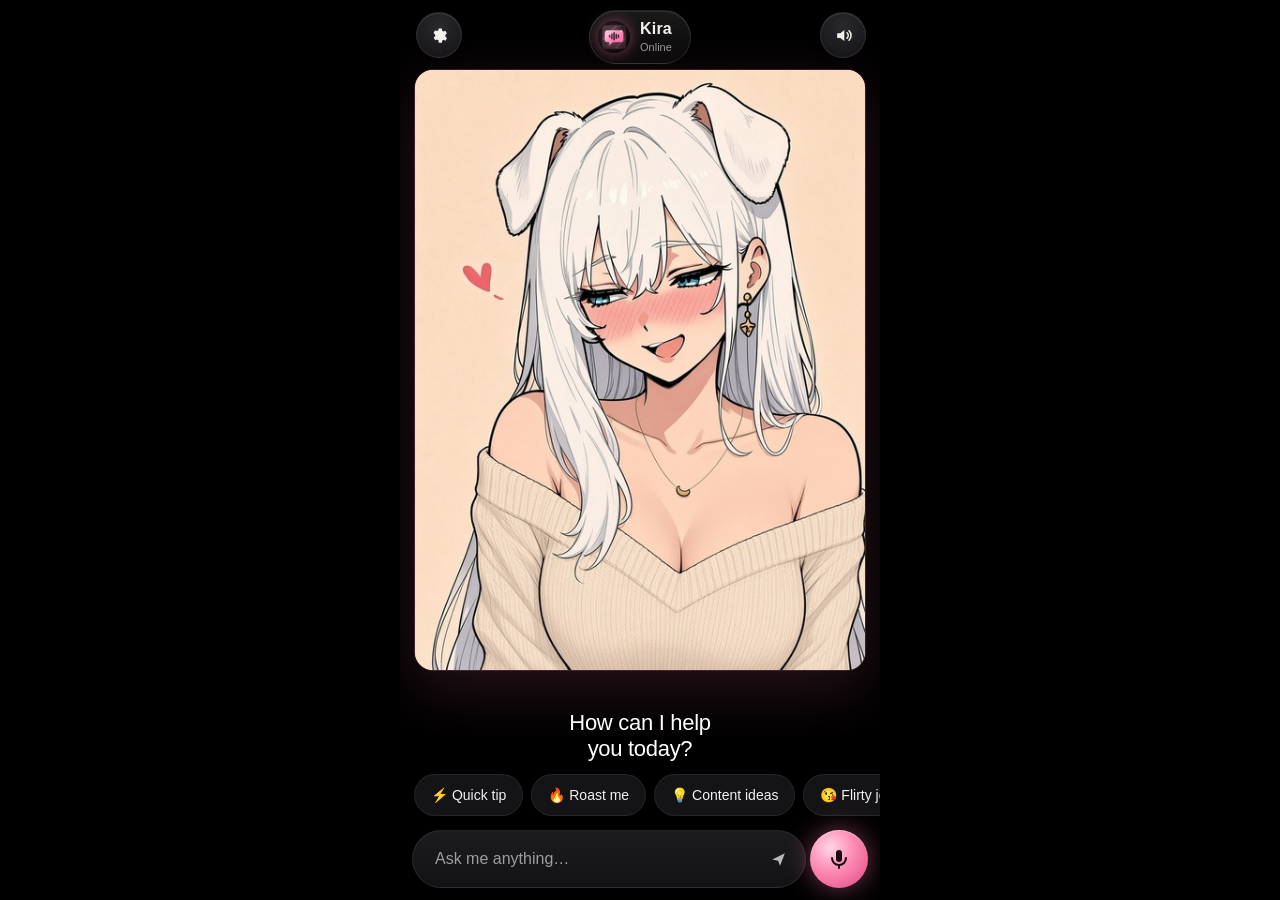
<file: index.html>
<!doctype html>
<html lang="en">
<head>
<meta charset="utf-8">
<meta http-equiv="Cache-Control" content="no-cache">
<meta name="viewport" content="width=device-width, initial-scale=1, viewport-fit=cover, maximum-scale=1, user-scalable=no">
<title>Kira</title>
<meta name="theme-color" content="#000000">
<meta name="apple-mobile-web-app-capable" content="yes">
<meta name="mobile-web-app-capable" content="yes">
<meta name="apple-mobile-web-app-status-bar-style" content="black-translucent">
<meta name="apple-mobile-web-app-title" content="Kira">
<link rel="apple-touch-icon" href="assets/icon-180.png?v=85">
<link rel="icon" href="assets/icon-192.png?v=85">
<link rel="manifest" href="manifest.webmanifest?v=85">
<link rel="stylesheet" href="css/style.css?v=85">
<link rel="preload" as="image" href="assets/kira/poster.jpg?v=85">
</head>
<body>
<div id="app">
  <div id="stage" class="kira-stage" aria-label="Kira behind the glass. Tap to tease her.">
    <img class="kira-poster" src="assets/kira/poster.jpg?v=85" alt="">
    <video class="kira-v on" src="assets/kira/idle.mp4?v=85" poster="assets/kira/poster.jpg?v=85" muted autoplay loop playsinline webkit-playsinline preload="auto" disablepictureinpicture></video>
    <video class="kira-v" muted playsinline webkit-playsinline preload="none" disablepictureinpicture></video>
  </div>

  <header class="top">
    <div class="brand">
      <span class="dot" id="statusDot"><img src="assets/icon-192.png?v=85" alt=""></span>
      <div>
        <div class="name" id="botName">Kira</div>
        <div class="status" id="statusText">Online</div>
      </div>
    </div>
    <div class="actions">
      <span class="chip" id="modeChip">Demo</span>
      <button class="icon-btn lang" id="langBtn" aria-label="Language">EN</button>
      <button class="icon-btn" id="muteBtn" aria-label="Mute voice">
        <svg viewBox="0 0 24 24" class="ic-on"><path d="M4 9v6h4l5 4V5L8 9H4z"/><path d="M16.5 8.5a5 5 0 0 1 0 7M19 6a8.5 8.5 0 0 1 0 12" fill="none" stroke="currentColor" stroke-width="2" stroke-linecap="round"/></svg>
        <svg viewBox="0 0 24 24" class="ic-off"><path d="M4 9v6h4l5 4V5L8 9H4z"/><path d="M17 9l5 6M22 9l-5 6" fill="none" stroke="currentColor" stroke-width="2" stroke-linecap="round"/></svg>
      </button>
      <button class="icon-btn" id="settingsBtn" aria-label="Settings">
        <svg viewBox="0 0 24 24"><path d="M12 15.5A3.5 3.5 0 1 0 12 8.5a3.5 3.5 0 0 0 0 7zm7.4-2.5a7.6 7.6 0 0 0 0-2l2-1.6-2-3.4-2.4 1a7.4 7.4 0 0 0-1.7-1L15 3h-4l-.4 2.5a7.4 7.4 0 0 0-1.7 1l-2.4-1-2 3.4L6.6 11a7.6 7.6 0 0 0 0 2l-2 1.6 2 3.4 2.4-1a7.4 7.4 0 0 0 1.7 1L11 21h4l.4-2.5a7.4 7.4 0 0 0 1.7-1l2.4 1 2-3.4-2.1-1.6z"/></svg>
      </button>
    </div>
  </header>

  <div class="dl-pill" id="dlPill" hidden></div>
  <button type="button" class="key-nudge" id="keyNudge" hidden>🔑 Paste your Gemini key in ⚙️ for the natural AI voice</button>
  <div class="hint" id="hint">Tap me · drag to spin</div>

  <div class="greet"><div class="g-hi">Hi, I'm Kira 😘</div><h1>How can I help<br>you today?</h1></div>
  <div class="chips" aria-label="Suggestions">
    <button type="button" data-q="Give me a quick productivity tip">⚡ Quick tip</button>
    <button type="button" data-q="Roast my morning routine: coffee, scroll, panic">🔥 Roast me</button>
    <button type="button" data-q="Give me Instagram content ideas for interior design">💡 Content ideas</button>
    <button type="button" data-q="Tell me a flirty joke">😘 Flirty joke</button>
    <button type="button" data-q="Help me plan my day">🗓 Plan my day</button>
  </div>
  <div class="subtitle" id="subtitle"><span class="sub-name">Kira</span><p id="subText"></p></div>

  <section class="chat">
    <div class="log" id="log" aria-live="polite"></div>
    <form class="composer" id="composer" autocomplete="off">
      <button type="button" class="mic" id="micBtn" aria-label="Talk">
        <svg viewBox="0 0 24 24"><rect x="9" y="3" width="6" height="12" rx="3"/><path d="M5 11a7 7 0 0 0 14 0M12 18v3" fill="none" stroke="currentColor" stroke-width="2" stroke-linecap="round"/></svg>
      </button>
      <input id="input" type="text" enterkeyhint="send" placeholder="Ask me anything…" aria-label="Message">
      <button type="submit" class="send" id="sendBtn" aria-label="Send">
        <svg viewBox="0 0 24 24"><path d="M4 12l16-8-6 16-2.5-6.5L4 12z"/></svg>
      </button>
    </form>
  </section>

  <div class="sheet-backdrop" id="sheetBackdrop" hidden></div>
  <form class="sheet" id="sheet" hidden aria-label="Settings" onsubmit="return false">
    <div class="grab"></div>
    <h2>Settings</h2>
    <label class="field">
      <span>Gemini API key</span>
      <div class="keyrow">
        <input id="keyInput" type="password" autocomplete="new-password" placeholder="Paste your key (AIza…)" autocapitalize="off" autocorrect="off" spellcheck="false">
        <button type="button" class="ghost-btn" id="showKeyBtn">Show</button>
      </div>
      <small>Free key: <a href="https://aistudio.google.com/apikey" target="_blank" rel="noopener">aistudio.google.com/apikey</a>. Saved only on this phone (localStorage), never in the code.</small>
    </label>
    <label class="field">
      <span>Model</span>
      <select id="modelSelect"></select>
    </label>
    <div class="field">
      <span>Voice</span>
      <select id="engineSelect">
        <option value="kokoro">Heart &amp; friends – free, on this phone ★</option>
        <option value="gemini">Gemini AI voice (needs your key)</option>
        <option value="device">iPhone voice (offline)</option>
      </select>
      <div class="keyrow" style="margin-top:8px">
        <select id="kokoroVoiceSelect" aria-label="Free voice"></select>
        <select id="geminiVoiceSelect" aria-label="AI voice" hidden></select>
        <select id="deviceVoiceSelect" aria-label="iPhone voice" hidden></select>
        <button type="button" class="ghost-btn" id="testVoiceBtn">Test</button>
      </div>
      <div class="kokoro-opts" id="kokoroOpts">
        <label class="mini"><span>Model size</span><select id="kModelSelect"></select></label>
        <label class="mini"><span>Engine</span><select id="kDeviceSelect"><option value="auto">Auto (WASM on iPhone)</option><option value="wasm">WASM only (safest)</option><option value="webgpu">WebGPU (experimental)</option></select></label>
        <label class="mini"><span>Audio output</span><select id="aOutSelect"><option value="element">Audio player (works in silent mode) ★</option><option value="webaudio">Web Audio</option></select></label>
        <label class="mini"><span>Playback</span><select id="kModeSelect"><option value="stream">Stream – talks right away</option><option value="gapless">Gapless – smooth, starts later</option></select></label>
        <div class="kbar" id="kBar"><i></i></div>
        <div class="kstatus" id="kStatus"></div>
        <button type="button" class="ghost-btn small" id="kClearBtn">Delete downloaded voice models</button>
      </div>
      <div class="using" id="voiceUsing">Using: …</div>
      <small id="voiceTip">Heart is a free open-source voice (Kokoro) that runs on this phone – no key, no cost. It downloads once (~86 MB) and stays cached. If it isn't ready yet, Kira uses the Gemini voice (if you pasted a key) or the iPhone voice.</small>
    </div>
    <label class="field row">
      <span>Remember chat on this phone</span>
      <input type="checkbox" id="persistChk">
    </label>
    <div class="btnrow">
      <button type="button" class="primary" id="saveBtn">Save</button>
      <button type="button" class="ghost-btn" id="clearKeyBtn">Remove key</button>
      <button type="button" class="ghost-btn" id="clearChatBtn">Clear chat</button>
    </div>
    <p class="fine" id="voiceInfo"></p>
    <p class="fine ver" id="verLabel"></p>
  </form>
</div>
<script type="module" src="js/main.js?v=85"></script>
</body>
</html>
</file>
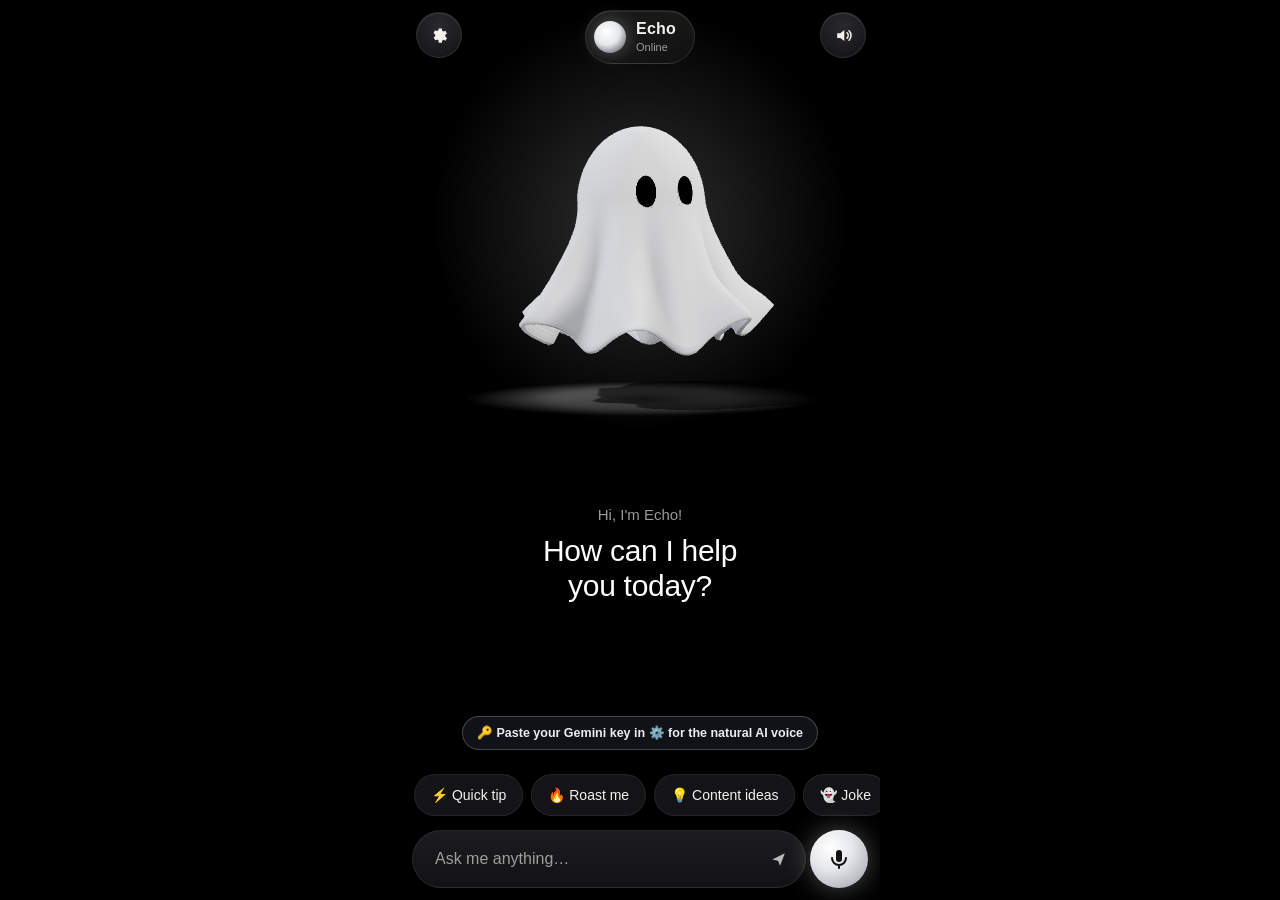
<file: archive/old-root/index.html>
<!doctype html>
<html lang="en">
<head>
<meta charset="utf-8">
<meta name="viewport" content="width=device-width, initial-scale=1, viewport-fit=cover, maximum-scale=1, user-scalable=no">
<title>Echo · 3D Ghost Assistant</title>
<meta name="theme-color" content="#000000">
<meta name="apple-mobile-web-app-capable" content="yes">
<meta name="mobile-web-app-capable" content="yes">
<meta name="apple-mobile-web-app-status-bar-style" content="black-translucent">
<meta name="apple-mobile-web-app-title" content="Echo">
<link rel="apple-touch-icon" href="assets/icon-180.png?v=6">
<link rel="icon" href="assets/icon-192.png?v=6">
<link rel="manifest" href="manifest.webmanifest?v=6">
<link rel="stylesheet" href="css/style.css?v=6">
<script type="importmap">{ "imports": { "three": "./vendor/three.module.js" } }</script>
</head>
<body>
<div id="app">
  <canvas id="scene" aria-label="3D ghost mascot. Tap to say hi, drag to spin."></canvas>

  <header class="top">
    <div class="brand">
      <span class="dot" id="statusDot"></span>
      <div>
        <div class="name" id="botName">Echo</div>
        <div class="status" id="statusText">Online</div>
      </div>
    </div>
    <div class="actions">
      <span class="chip" id="modeChip">Demo</span>
      <button class="icon-btn lang" id="langBtn" aria-label="Language">EN</button>
      <button class="icon-btn" id="muteBtn" aria-label="Mute voice">
        <svg viewBox="0 0 24 24" class="ic-on"><path d="M4 9v6h4l5 4V5L8 9H4z"/><path d="M16.5 8.5a5 5 0 0 1 0 7M19 6a8.5 8.5 0 0 1 0 12" fill="none" stroke="currentColor" stroke-width="2" stroke-linecap="round"/></svg>
        <svg viewBox="0 0 24 24" class="ic-off"><path d="M4 9v6h4l5 4V5L8 9H4z"/><path d="M17 9l5 6M22 9l-5 6" fill="none" stroke="currentColor" stroke-width="2" stroke-linecap="round"/></svg>
      </button>
      <button class="icon-btn" id="settingsBtn" aria-label="Settings">
        <svg viewBox="0 0 24 24"><path d="M12 15.5A3.5 3.5 0 1 0 12 8.5a3.5 3.5 0 0 0 0 7zm7.4-2.5a7.6 7.6 0 0 0 0-2l2-1.6-2-3.4-2.4 1a7.4 7.4 0 0 0-1.7-1L15 3h-4l-.4 2.5a7.4 7.4 0 0 0-1.7 1l-2.4-1-2 3.4L6.6 11a7.6 7.6 0 0 0 0 2l-2 1.6 2 3.4 2.4-1a7.4 7.4 0 0 0 1.7 1L11 21h4l.4-2.5a7.4 7.4 0 0 0 1.7-1l2.4 1 2-3.4-2.1-1.6z"/></svg>
      </button>
    </div>
  </header>

  <button type="button" class="key-nudge" id="keyNudge" hidden>🔑 Paste your Gemini key in ⚙️ for the natural AI voice</button>
  <div class="hint" id="hint">Tap me · drag to spin</div>

  <div class="greet"><div class="g-hi">Hi, I'm Echo!</div><h1>How can I help<br>you today?</h1></div>
  <div class="chips" aria-label="Suggestions">
    <button type="button" data-q="Give me a quick productivity tip">⚡ Quick tip</button>
    <button type="button" data-q="Roast my morning routine: coffee, scroll, panic">🔥 Roast me</button>
    <button type="button" data-q="Give me Instagram content ideas for interior design">💡 Content ideas</button>
    <button type="button" data-q="Tell me a short ghost joke">👻 Joke</button>
    <button type="button" data-q="Help me plan my day">🗓 Plan my day</button>
  </div>
  <div class="subtitle" id="subtitle"><span class="sub-name">Echo</span><p id="subText"></p></div>

  <section class="chat">
    <div class="log" id="log" aria-live="polite"></div>
    <form class="composer" id="composer" autocomplete="off">
      <button type="button" class="mic" id="micBtn" aria-label="Talk">
        <svg viewBox="0 0 24 24"><rect x="9" y="3" width="6" height="12" rx="3"/><path d="M5 11a7 7 0 0 0 14 0M12 18v3" fill="none" stroke="currentColor" stroke-width="2" stroke-linecap="round"/></svg>
      </button>
      <input id="input" type="text" enterkeyhint="send" placeholder="Ask me anything…" aria-label="Message">
      <button type="submit" class="send" id="sendBtn" aria-label="Send">
        <svg viewBox="0 0 24 24"><path d="M4 12l16-8-6 16-2.5-6.5L4 12z"/></svg>
      </button>
    </form>
  </section>

  <div class="sheet-backdrop" id="sheetBackdrop" hidden></div>
  <form class="sheet" id="sheet" hidden aria-label="Settings" onsubmit="return false">
    <div class="grab"></div>
    <h2>Settings</h2>
    <label class="field">
      <span>Gemini API key</span>
      <div class="keyrow">
        <input id="keyInput" type="password" autocomplete="new-password" placeholder="Paste your key (AIza…)" autocapitalize="off" autocorrect="off" spellcheck="false">
        <button type="button" class="ghost-btn" id="showKeyBtn">Show</button>
      </div>
      <small>Free key: <a href="https://aistudio.google.com/apikey" target="_blank" rel="noopener">aistudio.google.com/apikey</a>. Saved only on this phone (localStorage), never in the code.</small>
    </label>
    <label class="field">
      <span>Model</span>
      <select id="modelSelect"></select>
    </label>
    <div class="field">
      <span>Voice</span>
      <select id="engineSelect">
        <option value="gemini">Natural AI voice (Gemini)</option>
        <option value="device">iPhone voice (offline)</option>
      </select>
      <div class="keyrow" style="margin-top:8px">
        <select id="geminiVoiceSelect" aria-label="AI voice"></select>
        <select id="deviceVoiceSelect" aria-label="iPhone voice" hidden></select>
        <button type="button" class="ghost-btn" id="testVoiceBtn">Test</button>
      </div>
      <div class="using" id="voiceUsing">Using: …</div>
      <small id="voiceTip">The AI voice needs your Gemini key; without it Echo uses the iPhone backup voice. The home-screen app keeps its own storage, so paste the key there too. For a more natural iPhone voice, download one in Settings › Accessibility › Spoken Content › Voices (e.g. English › Ava or Zoe “Enhanced/Premium”).</small>
    </div>
    <label class="field row">
      <span>Remember chat on this phone</span>
      <input type="checkbox" id="persistChk">
    </label>
    <div class="btnrow">
      <button type="button" class="primary" id="saveBtn">Save</button>
      <button type="button" class="ghost-btn" id="clearKeyBtn">Remove key</button>
      <button type="button" class="ghost-btn" id="clearChatBtn">Clear chat</button>
    </div>
    <p class="fine" id="voiceInfo"></p>
    <p class="fine ver" id="verLabel"></p>
  </form>
</div>
<script type="module" src="js/main.js?v=6"></script>
</body>
</html>
</file>
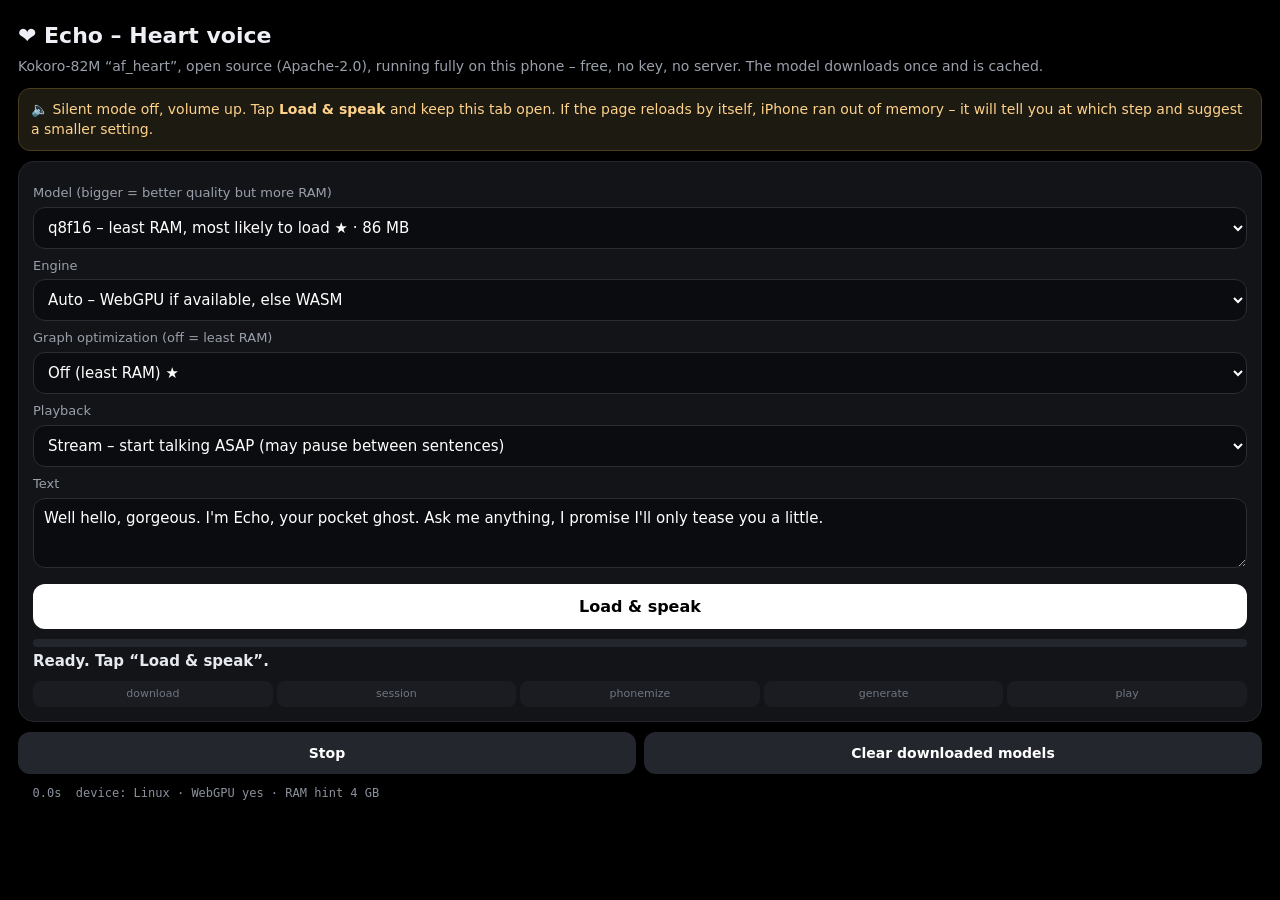
<file: preview/heart.html>
<!doctype html><html lang="en"><head><meta charset="utf-8">
<meta name="viewport" content="width=device-width,initial-scale=1,viewport-fit=cover"><meta name="theme-color" content="#000000">
<title>Echo – Heart voice (Kokoro) on iPhone</title>
<style>
body{margin:0;background:#000;color:#eef0f5;font:16px/1.45 -apple-system,system-ui,sans-serif;padding:calc(env(safe-area-inset-top) + 20px) 18px 40px}
h1{font-size:22px;margin:0 0 4px}p.s{color:#9aa0ab;margin:0 0 12px;font-size:14px}
.note{background:#1d1a12;border:1px solid #4a3d1c;color:#ffd28a;border-radius:12px;padding:10px 12px;font-size:14px;margin-bottom:10px}
.crash{background:#2a1214;border:1px solid #6b2a2f;color:#ffb3b3;border-radius:12px;padding:10px 12px;font-size:14px;margin-bottom:10px}
.card{background:#121418;border:1px solid #23262d;border-radius:16px;padding:14px;margin:10px 0}
label{display:block;font-size:13px;color:#9aa0ab;margin:8px 0 4px}
select,textarea{width:100%;box-sizing:border-box;background:#0b0c0f;color:#fff;border:1px solid #2a2d34;border-radius:12px;padding:10px;font:15px -apple-system,system-ui}
textarea{min-height:70px}
.row{display:flex;gap:8px;margin-top:10px}.row button{flex:1}
button{font:600 16px -apple-system,system-ui;border:0;border-radius:12px;padding:13px 16px;background:#fff;color:#000}
button.sec{background:#23262d;color:#fff;font-size:14px}button:disabled{opacity:.45}
#bar{height:8px;background:#23262d;border-radius:6px;overflow:hidden;margin:10px 0 4px}#bar i{display:block;height:100%;width:0;background:#ff8fb1;transition:width .2s}
#status{font-size:15px;color:#e6e9ef;min-height:1.4em;font-weight:600}#status.err{color:#ff8f8f}
.stages{display:grid;grid-template-columns:repeat(5,1fr);gap:4px;margin-top:8px}
.stages span{font-size:11px;text-align:center;padding:5px 0;border-radius:8px;background:#1a1c21;color:#6f7682}
.stages span.on{background:#3a2a10;color:#ffd28a}.stages span.ok{background:#12301e;color:#7fe0a5}.stages span.bad{background:#3a1416;color:#ff9b9b}
.log{font:12px/1.5 ui-monospace,monospace;color:#8b919c;white-space:pre-wrap;margin-top:10px;word-break:break-word}
</style></head><body>
<h1>❤️ Echo – Heart voice</h1>
<p class="s">Kokoro-82M “af_heart”, open source (Apache-2.0), running fully on this phone – free, no key, no server. The model downloads once and is cached.</p>
<div class="note">🔈 Silent mode off, volume up. Tap <b>Load &amp; speak</b> and keep this tab open. If the page reloads by itself, iPhone ran out of memory – it will tell you at which step and suggest a smaller setting.</div>
<div id="crash" class="crash" hidden></div>
<div class="card">
  <label for="model">Model (bigger = better quality but more RAM)</label>
  <select id="model"></select>
  <label for="device">Engine</label>
  <select id="device">
    <option value="auto">Auto – WebGPU if available, else WASM</option>
    <option value="wasm">WASM only (CPU, safest)</option>
    <option value="webgpu">WebGPU only</option>
  </select>
  <label for="opt">Graph optimization (off = least RAM)</label>
  <select id="opt"><option value="disabled">Off (least RAM) ★</option><option value="basic">Basic</option><option value="all">All (fastest, most RAM)</option></select>
  <label for="mode">Playback</label>
  <select id="mode"><option value="stream">Stream – start talking ASAP (may pause between sentences)</option><option value="gapless">Gapless – generate everything first, then play smoothly</option></select>
  <label for="txt">Text</label>
  <textarea id="txt">Well hello, gorgeous. I'm Echo, your pocket ghost. Ask me anything, I promise I'll only tease you a little.</textarea>
  <div class="row"><button id="go">Load &amp; speak</button></div>
  <div id="bar"><i></i></div>
  <div id="status">Ready. Tap “Load &amp; speak”.</div>
  <div class="stages"><span data-s="download">download</span><span data-s="session">session</span><span data-s="phonemize">phonemize</span><span data-s="generate">generate</span><span data-s="play">play</span></div>
</div>
<div class="row"><button class="sec" id="stop">Stop</button><button class="sec" id="clear">Clear downloaded models</button></div>
<div class="log" id="log"></div>
<script>
window.__errs = [];
function showErr(m) { var s = document.getElementById('status'); s.className = 'err'; s.textContent = 'Error: ' + m; document.getElementById('log').textContent += 'ERROR ' + m + '\n'; window.__errs.push(m); }
addEventListener('error', function (e) { showErr((e.message || 'script error') + (e.filename ? ' @ ' + e.filename.split('/').pop() : '')); });
addEventListener('unhandledrejection', function (e) { showErr(String(e.reason && e.reason.message || e.reason)); });
setTimeout(function () { if (!window.__heartLoaded) showErr('voice script did not load (old iOS or blocked CDN). iOS ' + (navigator.userAgent.match(/OS (\d+_\d+)/) || [, '?'])[1]); }, 15000);
</script>
<script type="module">
import { Heart, MODELS, chunks, isCached, clearCache } from './heart.js?v=2';
window.__heartLoaded = true;
const $ = (id) => document.getElementById(id);
const T0 = performance.now(), ts = () => ((performance.now() - T0) / 1000).toFixed(1).padStart(5);
const log = (s) => { $('log').textContent += `${ts()}s  ${s}\n`; };
const status = (s, err) => { $('status').className = err ? 'err' : ''; $('status').textContent = s; };
const ORDER = ['download', 'session', 'phonemize', 'generate', 'play'];
const mark = (st, cls) => { const el = document.querySelector(`[data-s="${st === 'engine' ? 'session' : st}"]`); if (el) el.className = cls; };
let curStage = null;
// crash breadcrumbs: iOS kills the tab on OOM and reloads it – remember where we were
const BC = 'echo.heart.stage';
const crumb = (stage) => { try { localStorage.setItem(BC, JSON.stringify({ stage, model: $('model').value, device: $('device').value, opt: $('opt').value, t: Date.now() })); } catch {} };
const clearCrumb = () => { try { localStorage.removeItem(BC); } catch {} };
function onStage(st, msg) {
  if (curStage && curStage !== st) mark(curStage, 'ok');
  curStage = st; mark(st, 'on'); crumb(st);
  status(`${st}: ${msg}`); log(`[${st}] ${msg}`);
}
const memo = JSON.parse(localStorage.getItem('echo.heart.prefs') || '{}');
for (const m of MODELS) { const o = document.createElement('option'); o.value = m.id; o.textContent = `${m.label} · ${m.mb} MB`; $('model').appendChild(o); }
$('model').value = memo.model || 'q8f16'; $('device').value = memo.device || 'auto'; $('opt').value = memo.opt || 'disabled'; $('mode').value = memo.mode || 'stream';
if (!navigator.gpu) $('device').options[0].textContent = 'Auto – WASM (no WebGPU in this browser)';
(async () => { for (const o of $('model').options) { const m = MODELS.find(x => x.id === o.value); if (await isCached(m.file)) o.textContent += ' · downloaded ✓'; } })();
// previous crash?
try {
  const c = JSON.parse(localStorage.getItem(BC) || 'null');
  if (c && Date.now() - c.t < 30 * 60e3) {
    const m = MODELS.find(x => x.id === c.model) || MODELS[0];
    let tip = '';
    if (c.device !== 'wasm' && navigator.gpu) { $('device').value = 'wasm'; tip = 'Switched engine to WASM only. '; }
    else { const smaller = MODELS.filter(x => x.mb < m.mb).sort((a, b) => b.mb - a.mb)[0]; if (smaller) { $('model').value = smaller.id; tip = `Switched to the smaller ${smaller.id} model. `; } }
    if (c.opt !== 'disabled') { $('opt').value = 'disabled'; tip += 'Graph optimization set to Off. '; }
    $('crash').hidden = false;
    $('crash').innerHTML = `⚠️ Last try stopped during <b>${c.stage}</b> (model ${c.model}, engine ${c.device}) – the page was reloaded, which on iPhone almost always means it ran out of memory. ${tip}Tap Load &amp; speak to try again.`;
    clearCrumb();
  }
} catch {}
// audio: unlocked on the tap, Web Audio first, <audio> fallback
let ctx = null, el = null, nextT = 0, srcs = [], job = 0;
function unlock() {
  try { if (navigator.audioSession) navigator.audioSession.type = 'playback'; } catch {}
  const AC = window.AudioContext || window.webkitAudioContext;
  if (!ctx) ctx = new AC();
  if (ctx.state !== 'running') ctx.resume();
  const b = ctx.createBuffer(1, 1, 22050), s = ctx.createBufferSource(); s.buffer = b; s.connect(ctx.destination); s.start(0);
  if (!el) { el = new Audio(); el.setAttribute('playsinline', ''); el.src = '[data-uri]'; el.play().catch(() => {}); }
}
function wav(pcm, rate) {
  const b = new ArrayBuffer(44 + pcm.length * 2), v = new DataView(b), w = (o, s) => { for (let i = 0; i < s.length; i++) v.setUint8(o + i, s.charCodeAt(i)); };
  w(0, 'RIFF'); v.setUint32(4, 36 + pcm.length * 2, true); w(8, 'WAVE'); w(12, 'fmt '); v.setUint32(16, 16, true); v.setUint16(20, 1, true); v.setUint16(22, 1, true);
  v.setUint32(24, rate, true); v.setUint32(28, rate * 2, true); v.setUint16(32, 2, true); v.setUint16(34, 16, true); w(36, 'data'); v.setUint32(40, pcm.length * 2, true);
  for (let i = 0; i < pcm.length; i++) v.setInt16(44 + i * 2, Math.max(-1, Math.min(1, pcm[i])) * 32767, true);
  return new Blob([b], { type: 'audio/wav' });
}
const elQueue = [];
function elNext() { if (!elQueue.length || !el.paused && !el.ended && el.currentTime > 0) return; const u = elQueue.shift(); el.src = u; el.onended = elNext; el.play().catch(e => showErr('audio: ' + e.message)); }
async function playChunk(pcm, rate) {
  if (ctx && ctx.state !== 'running') { try { await Promise.race([ctx.resume(), new Promise(r => setTimeout(r, 600))]); } catch {} }
  if (ctx && ctx.state === 'running') {
    const buf = ctx.createBuffer(1, pcm.length, rate); buf.getChannelData(0).set(pcm);
    const s = ctx.createBufferSource(); s.buffer = buf; s.connect(ctx.destination);
    const at = Math.max(ctx.currentTime + 0.03, nextT); s.start(at); nextT = at + buf.duration + 0.08; srcs.push(s);
    return 'webaudio';
  }
  elQueue.push(URL.createObjectURL(wav(pcm, rate))); elNext(); return 'audio-element';
}
let heart = null, loadedKey = null;
async function go() {
  unlock(); stop(); const my = ++job; nextT = 0;
  const model = MODELS.find(m => m.id === $('model').value), device = $('device').value, opt = $('opt').value;
  localStorage.setItem('echo.heart.prefs', JSON.stringify({ model: model.id, device, opt, mode: $('mode').value }));
  document.querySelectorAll('.stages span').forEach(s => s.className = ''); curStage = null;
  $('go').disabled = true; const t0 = performance.now();
  try {
    const key = `${model.id}|${device}|${opt}`;
    if (loadedKey !== key) {
      if (heart?.session) { try { await heart.session.release(); } catch {} }
      heart = new Heart(onStage); loadedKey = null;
      if (heart.ortKind && ((device === 'wasm') !== (heart.ortKind === 'wasm')) && navigator.gpu) log('note: engine type change needs a page reload to take full effect');
      await heart.load(model, { device, opt, onProg: (l, t, hit) => {
        if (hit) { $('bar').firstChild.style.width = '100%'; onStage('download', 'already downloaded ✓ (from cache)'); return; }
        const pc = t ? Math.min(100, l / t * 100) : 0; $('bar').firstChild.style.width = pc.toFixed(0) + '%';
        status(`download: ${(l / 1e6).toFixed(1)} / ${(t / 1e6).toFixed(0)} MB (one time)`);
      } });
      loadedKey = key; window.__load = performance.now() - t0; window.__device = heart.device;
      log(`model loaded in ${(window.__load / 1000).toFixed(1)}s on ${heart.device}`);
    }
    if (my !== job) return;
    const parts = chunks($('txt').value), gapless = $('mode').value === 'gapless', held = []; let first = true, t1 = performance.now();
    for (const p of parts) {
      if (my !== job) return;
      const { pcm, rate, ms } = await heart.synth(p);
      const dur = pcm.length / rate;
      log(`  ${dur.toFixed(1)}s audio in ${(ms / 1000).toFixed(2)}s (${(ms / 1000 / dur).toFixed(2)}x real-time)`);
      (window.__chunks = window.__chunks || []).push({ ms, dur, model: model.id, device: heart.device });
      if (gapless) { held.push(pcm); if (held.length < parts.length) continue; }
      for (const c of gapless ? held : [pcm]) {
        onStage('play', gapless ? `all ${parts.length} chunks` : `chunk ${parts.indexOf(p) + 1}/${parts.length}`);
        const how = await playChunk(c, rate);
        if (first) { first = false; window.__first = performance.now() - t1; log(`first audio ${(window.__first / 1000).toFixed(2)}s after model ready (via ${how})`); }
      }
    }
    mark('play', 'ok'); clearCrumb();
    status(`Done ✓ Heart · ${model.id} on ${heart.device.toUpperCase()} – cached on this phone`); window.__done = true;
  } catch (e) {
    clearCrumb(); if (curStage) mark(curStage, 'bad');
    showErr(`${curStage || 'start'}: ${e.message || e}`); loadedKey = null;
  } finally { $('go').disabled = false; }
}
function stop() { job++; srcs.forEach(s => { try { s.stop(); } catch {} }); srcs = []; elQueue.length = 0; try { el && el.pause(); } catch {} }
$('go').onclick = go; $('stop').onclick = stop;
$('clear').onclick = async () => { await clearCache(); status('Downloaded models cleared.'); for (const o of $('model').options) o.textContent = o.textContent.replace(' · downloaded ✓', ''); };
log(`device: ${navigator.userAgent.match(/iPhone OS [\d_]+|Mac OS X [\d_]+|Android [\d.]+|Linux/)?.[0] || 'unknown'} · WebGPU ${navigator.gpu ? 'yes' : 'no'} · RAM hint ${navigator.deviceMemory || '?'} GB`);
window.__go = go;
</script></body></html>
</file>
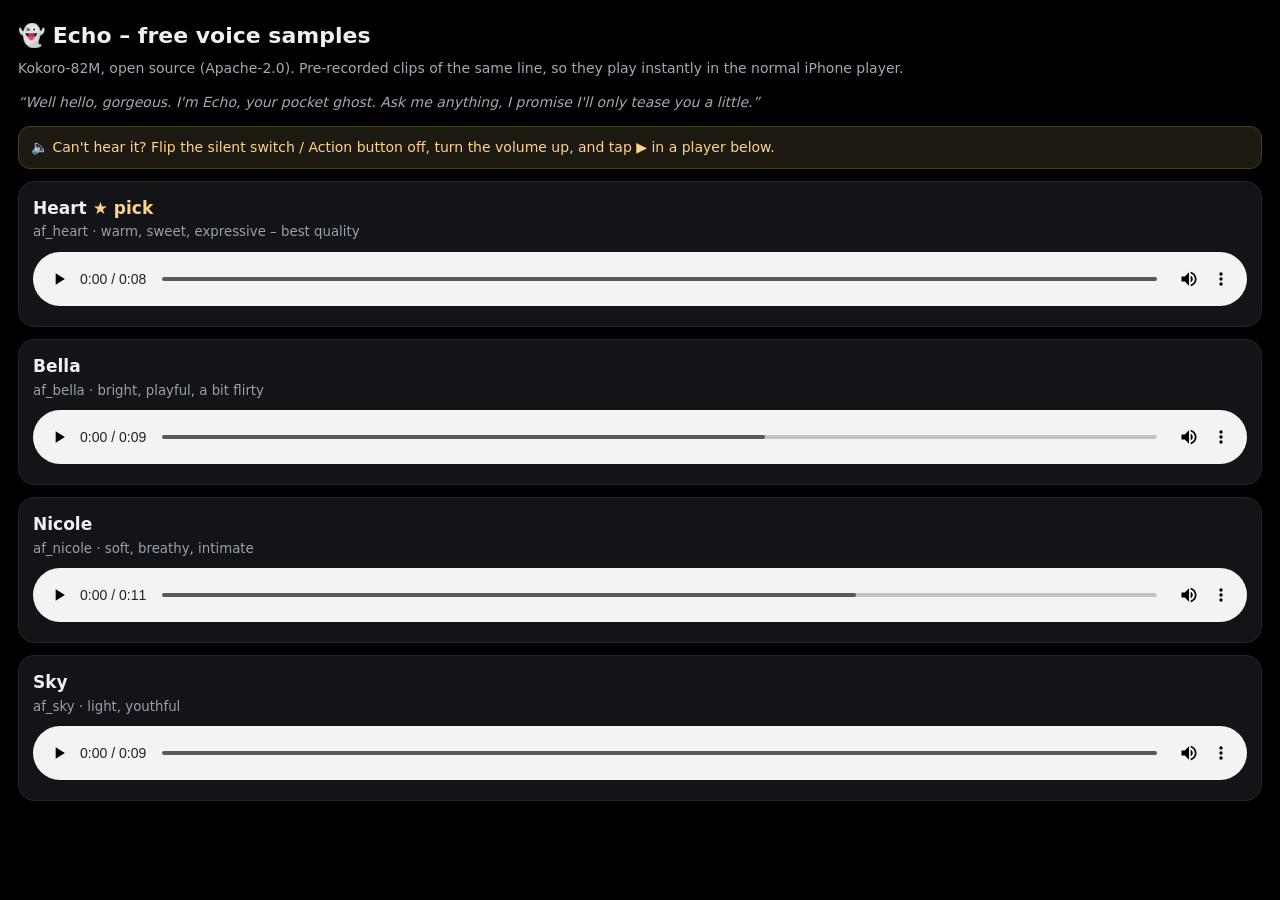
<file: preview/samples.html>
<!doctype html><html lang="en"><head><meta charset="utf-8">
<meta name="viewport" content="width=device-width,initial-scale=1,viewport-fit=cover"><meta name="theme-color" content="#000000">
<title>Echo – free voice samples</title>
<style>
body{margin:0;background:#000;color:#eef0f5;font:16px/1.45 -apple-system,system-ui,sans-serif;padding:calc(env(safe-area-inset-top) + 20px) 18px 40px}
h1{font-size:22px;margin:0 0 6px}p{color:#a3a9b4;font-size:14px;margin:0 0 14px}
.note{background:#1d1a12;border:1px solid #4a3d1c;color:#ffd28a;border-radius:12px;padding:10px 12px;font-size:14px}
.card{background:#121418;border:1px solid #23262d;border-radius:16px;padding:14px;margin:12px 0}
.card b{font-size:17px}.card small{display:block;color:#9aa0ab;margin:2px 0 10px}.star{color:#ffd28a}
audio{width:100%}
</style></head><body>
<h1>👻 Echo – free voice samples</h1>
<p>Kokoro-82M, open source (Apache-2.0). Pre-recorded clips of the same line, so they play instantly in the normal iPhone player.</p>
<p><i>“Well hello, gorgeous. I'm Echo, your pocket ghost. Ask me anything, I promise I'll only tease you a little.”</i></p>
<div class="note">🔈 Can't hear it? Flip the silent switch / Action button off, turn the volume up, and tap ▶︎ in a player below.</div>
<div class="card"><b>Heart <span class="star">★ pick</span></b><small>af_heart · warm, sweet, expressive – best quality</small>
<audio controls preload="metadata" playsinline><source src="echo-af_heart.m4a?v=1" type="audio/mp4"><source src="echo-af_heart.mp3?v=1" type="audio/mpeg"></audio></div>
<div class="card"><b>Bella</b><small>af_bella · bright, playful, a bit flirty</small>
<audio controls preload="metadata" playsinline><source src="echo-af_bella.m4a?v=1" type="audio/mp4"><source src="echo-af_bella.mp3?v=1" type="audio/mpeg"></audio></div>
<div class="card"><b>Nicole</b><small>af_nicole · soft, breathy, intimate</small>
<audio controls preload="metadata" playsinline><source src="echo-af_nicole.m4a?v=1" type="audio/mp4"><source src="echo-af_nicole.mp3?v=1" type="audio/mpeg"></audio></div>
<div class="card"><b>Sky</b><small>af_sky · light, youthful</small>
<audio controls preload="metadata" playsinline><source src="echo-af_sky.m4a?v=1" type="audio/mp4"><source src="echo-af_sky.mp3?v=1" type="audio/mpeg"></audio></div>
</body></html>
</file>
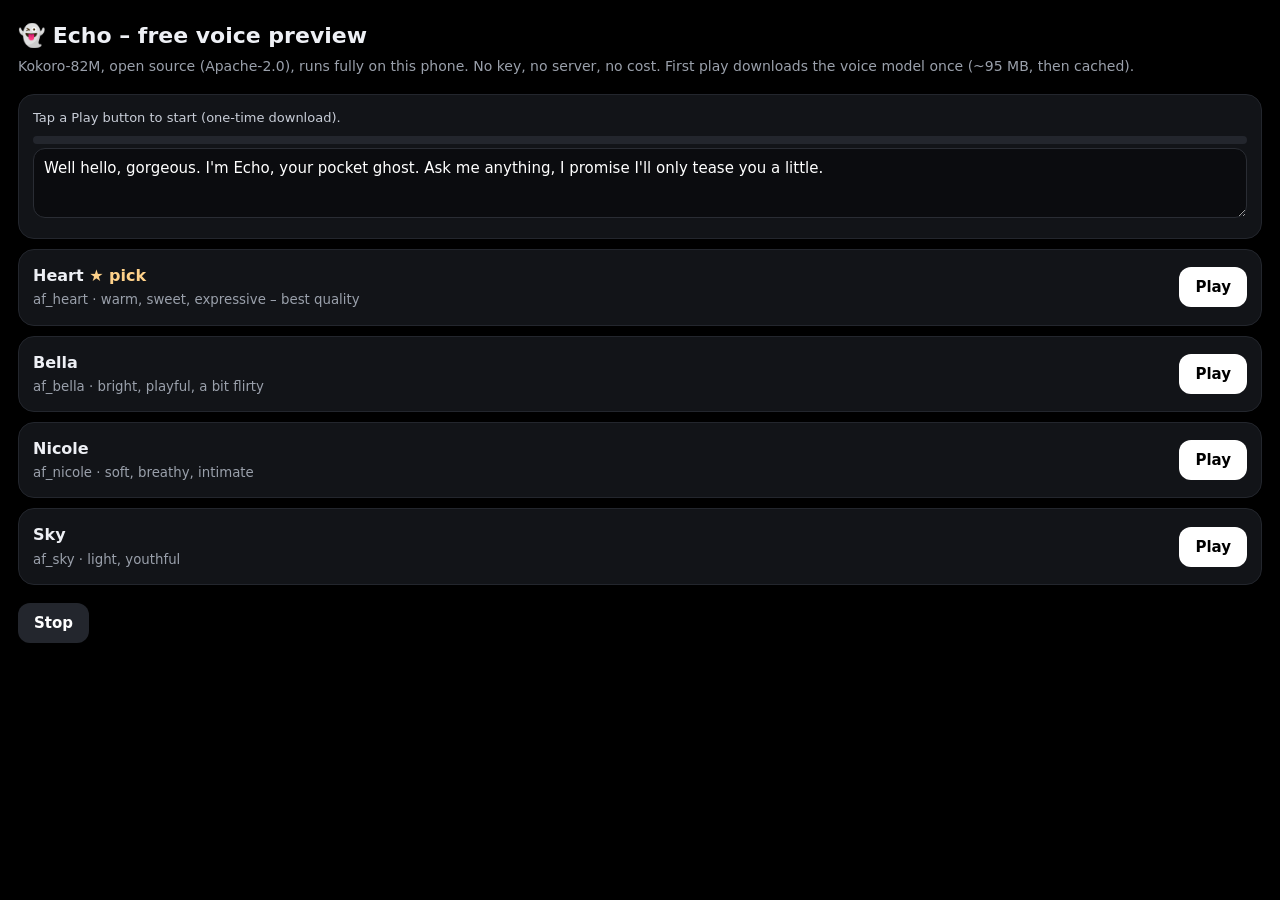
<file: preview/voice.html>
<!doctype html><html lang="en"><head><meta charset="utf-8">
<meta name="viewport" content="width=device-width,initial-scale=1,viewport-fit=cover">
<meta name="apple-mobile-web-app-capable" content="yes"><meta name="mobile-web-app-capable" content="yes"><meta name="theme-color" content="#000000">
<title>Echo – free voice preview</title>
<style>
body{margin:0;background:#000;color:#eef0f5;font:16px/1.45 -apple-system,system-ui,sans-serif;padding:calc(env(safe-area-inset-top) + 20px) 18px 40px}
h1{font-size:22px;margin:0 0 4px} p.s{color:#9aa0ab;margin:0 0 18px;font-size:14px}
.card{background:#121418;border:1px solid #23262d;border-radius:16px;padding:14px;margin:10px 0}
.row{display:flex;align-items:center;gap:10px}.row .t{flex:1}.t b{display:block}.t small{color:#9aa0ab}
button{font:600 15px -apple-system,system-ui;border:0;border-radius:12px;padding:11px 16px;background:#fff;color:#000}
button.sec{background:#23262d;color:#fff}button:disabled{opacity:.45}
#bar{height:8px;background:#23262d;border-radius:6px;overflow:hidden;margin:8px 0 4px}#bar i{display:block;height:100%;width:0;background:#e9ecf3;transition:width .2s}
#status{font-size:13px;color:#c9ced8;min-height:1.4em} textarea{width:100%;box-sizing:border-box;background:#0b0c0f;color:#fff;border:1px solid #2a2d34;border-radius:12px;padding:10px;font:15px -apple-system,system-ui;min-height:70px}
.star{color:#ffd28a}.log{font:12px ui-monospace,monospace;color:#8b919c;white-space:pre-wrap;margin-top:8px}
</style></head><body>
<h1>👻 Echo – free voice preview</h1>
<p class="s">Kokoro-82M, open source (Apache-2.0), runs fully on this phone. No key, no server, no cost. First play downloads the voice model once (~95&nbsp;MB, then cached).</p>
<div class="card">
  <div id="status">Tap a Play button to start (one-time download).</div>
  <div id="bar"><i></i></div>
  <textarea id="txt">Well hello, gorgeous. I'm Echo, your pocket ghost. Ask me anything, I promise I'll only tease you a little.</textarea>
</div>
<div id="voices"></div>
<button class="sec" id="stop" style="margin-top:8px">Stop</button>
<div class="log" id="log"></div>
<script type="module">
const VOICES = [
  ['af_heart', 'Heart', 'warm, sweet, expressive – best quality', true],
  ['af_bella', 'Bella', 'bright, playful, a bit flirty'],
  ['af_nicole', 'Nicole', 'soft, breathy, intimate'],
  ['af_sky', 'Sky', 'light, youthful'],
];
const $ = (id) => document.getElementById(id), log = (s) => { $('log').textContent += s + '\n'; };
let ctx = null, worker = null, ready = false, nextT = 0, srcs = [], tStart = 0, first = true;
function unlock() {
  const AC = window.AudioContext || window.webkitAudioContext;
  if (!ctx) ctx = new AC();
  if (ctx.state !== 'running') ctx.resume();
  const b = ctx.createBuffer(1, 1, 22050), s = ctx.createBufferSource(); s.buffer = b; s.connect(ctx.destination); s.start(0);
  try { if (navigator.audioSession) navigator.audioSession.type = 'playback'; } catch {}
}
function getWorker() {
  if (worker) return worker;
  worker = new Worker('./kokoro-worker.js?v=7', { type: 'module' });
  const t0 = performance.now();
  worker.onmessage = ({ data }) => {
    if (data.type === 'progress' && data.total) {
      const pc = Math.min(100, data.loaded / data.total * 100);
      $('bar').firstChild.style.width = pc.toFixed(0) + '%';
      $('status').textContent = `Downloading voice model… ${(data.loaded / 1e6).toFixed(0)} / ${(data.total / 1e6).toFixed(0)} MB (one time only)`;
    }
    if (data.type === 'ready') { ready = true; $('bar').firstChild.style.width = '100%'; $('status').textContent = 'Voice ready ✓ (cached on this phone)'; log(`model ready in ${((performance.now() - t0) / 1000).toFixed(1)}s`); window.__ready = true; }
    if (data.type === 'error') { $('status').textContent = 'Error: ' + data.error; log('error ' + data.error); window.__err = data.error; }
    if (data.type === 'chunk') {
      if (first) { first = false; const l = performance.now() - tStart; log(`first audio after ${(l / 1000).toFixed(2)}s`); window.__firstAudio = l; }
      log(`sentence ${data.i + 1}: ${data.chars} chars → ${(data.pcm.length / data.rate).toFixed(1)}s audio in ${data.ms} ms`);
      (window.__chunks = window.__chunks || []).push({ ms: data.ms, dur: data.pcm.length / data.rate });
      const buf = ctx.createBuffer(1, data.pcm.length, data.rate); buf.getChannelData(0).set(data.pcm);
      const s = ctx.createBufferSource(); s.buffer = buf; s.connect(ctx.destination);
      const at = Math.max(ctx.currentTime + 0.05, nextT); s.start(at); nextT = at + buf.duration; srcs.push(s);
      if (data.last) $('status').textContent = 'Playing ✓';
    }
  };
  worker.postMessage({ type: 'load', dtype: 'q8' });
  return worker;
}
function play(v) {
  unlock(); stop();
  first = true; tStart = performance.now(); nextT = 0;
  if (ready) $('status').textContent = 'Generating…';
  getWorker().postMessage({ type: 'speak', text: $('txt').value, voice: v, id: Date.now() });
}
function stop() { worker?.postMessage({ type: 'stop' }); srcs.forEach(s => { try { s.stop(); } catch {} }); srcs = []; }
$('stop').onclick = stop;
for (const [id, name, desc, star] of VOICES) {
  const d = document.createElement('div'); d.className = 'card row';
  d.innerHTML = `<div class="t"><b>${name}${star ? ' <span class="star">★ pick</span>' : ''}</b><small>${id} · ${desc}</small></div><button>Play</button>`;
  d.querySelector('button').onclick = () => play(id); $('voices').appendChild(d);
}
window.__play = play;
</script></body></html>
</file>
<file: css/style.css>
:root{
  --acc-hi:#ffb36b; --acc-lo:#d9360c; --acc-deep:#4a1a00; --acc-glow:rgba(255,100,20,.55); --acc-ink:#fff;
  --orange:#ff7a1a; --orange-2:#ff9a4a;
  --ink:#f4f1ec; --muted:rgba(244,241,236,.62);
  --glass:rgba(24,29,38,.55); --line:rgba(255,255,255,.10);
  --sat:env(safe-area-inset-top,0px); --sab:env(safe-area-inset-bottom,0px);
  --sal:env(safe-area-inset-left,0px); --sar:env(safe-area-inset-right,0px);
}
*{box-sizing:border-box;-webkit-tap-highlight-color:transparent}
html,body{margin:0;height:100%;overflow:hidden;overscroll-behavior:none}
body{
  font:15px/1.4 -apple-system,BlinkMacSystemFont,"SF Pro Text","Segoe UI",Roboto,sans-serif;
  color:var(--ink);
  background:#20262f;
  position:fixed;inset:0;
  -webkit-user-select:none;user-select:none;
}
#app{
  position:relative;height:100%;height:100dvh;width:100%;max-width:480px;margin:0 auto;overflow:hidden;
  background:
    radial-gradient(120% 55% at 50% 30%, #7b8899 0%, rgba(123,136,153,0) 70%),
    radial-gradient(80% 40% at 85% 45%, rgba(255,122,26,.10), rgba(255,122,26,0) 70%),
    linear-gradient(180deg,#5f6c7e 0%,#465161 45%,#2a313d 78%,#20262f 100%);
}
@media (min-width:481px){ body{background:#161a21} #app{box-shadow:0 0 80px rgba(0,0,0,.5)} }
#scene{position:absolute;inset:0;width:100%;height:100%;display:block;touch-action:none;cursor:grab}
#scene:active{cursor:grabbing}

.top{
  position:absolute;top:0;left:0;right:0;z-index:5;
  display:flex;align-items:center;justify-content:space-between;gap:8px;
  padding:calc(var(--sat) + 10px) calc(var(--sar) + 14px) 8px calc(var(--sal) + 16px);
  pointer-events:none;
}
.top>*{pointer-events:auto}
.brand{display:flex;align-items:center;gap:10px;min-width:0}
.name{font-weight:700;font-size:18px;letter-spacing:.2px}
.status{font-size:12px;color:var(--muted);white-space:nowrap}
.dot{width:10px;height:10px;border-radius:50%;background:var(--orange);box-shadow:0 0 0 3px rgba(255,122,26,.2),0 0 14px var(--orange);flex:none;transition:transform .3s}
.dot.pulse{animation:pulse 1s ease-in-out infinite}
@keyframes pulse{50%{transform:scale(1.35);box-shadow:0 0 0 6px var(--acc-glow),0 0 20px var(--orange)}}
.actions{display:flex;align-items:center;gap:6px}
.chip{font-size:11px;font-weight:600;letter-spacing:.4px;text-transform:uppercase;padding:4px 8px;border-radius:999px;border:1px solid rgba(255,122,26,.55);color:var(--orange-2);background:rgba(255,122,26,.10)}
.chip.live{border-color:rgba(255,255,255,.25);color:var(--ink);background:rgba(255,255,255,.08)}
.icon-btn{
  width:38px;height:38px;border-radius:12px;border:1px solid var(--line);background:var(--glass);
  -webkit-backdrop-filter:blur(12px);backdrop-filter:blur(12px);
  color:var(--ink);display:grid;place-items:center;padding:0;font-family:inherit;font-weight:600;font-size:12px;line-height:1;cursor:pointer
}
.icon-btn svg{width:19px;height:19px;fill:currentColor}
.icon-btn .ic-off{display:none}
.icon-btn.muted .ic-on{display:none}.icon-btn.muted .ic-off{display:block}
.icon-btn.muted{color:var(--muted)}
.icon-btn:active,.mic:active,.send:active{transform:scale(.94)}

.hint{
  position:absolute;left:50%;top:calc(var(--sat) + 64px);transform:translateX(-50%);z-index:4;
  font-size:12px;color:var(--muted);background:rgba(20,24,31,.35);padding:5px 10px;border-radius:999px;
  transition:opacity .6s;pointer-events:none;white-space:nowrap
}
.hint.gone{opacity:0}

.chat{
  position:absolute;left:0;right:0;bottom:0;z-index:5;
  padding:0 calc(var(--sar) + 12px) calc(var(--sab) + 12px) calc(var(--sal) + 12px);
  display:flex;flex-direction:column;gap:10px;pointer-events:none;
}
.log{
  pointer-events:auto;max-height:min(34vh,300px);max-height:min(34dvh,300px);overflow-y:auto;overflow-x:hidden;
  display:flex;flex-direction:column;gap:8px;padding:18px 2px 2px;
  -webkit-mask-image:linear-gradient(180deg,transparent 0,#000 22px);mask-image:linear-gradient(180deg,transparent 0,#000 22px);
  -webkit-overflow-scrolling:touch;overscroll-behavior:contain;-webkit-user-select:text;user-select:text
}
.msg{max-width:84%;padding:9px 13px;border-radius:18px;white-space:pre-wrap;word-wrap:break-word;overflow-wrap:anywhere;animation:pop .25s ease-out}
.msg.bot{align-self:flex-start;background:rgba(20,24,31,.62);border:1px solid var(--line);border-bottom-left-radius:6px;-webkit-backdrop-filter:blur(14px);backdrop-filter:blur(14px)}
.msg.user{align-self:flex-end;background:linear-gradient(135deg,var(--orange),var(--orange-2));color:#1d1208;font-weight:500;border-bottom-right-radius:6px}
.msg.err{border-color:rgba(255,122,26,.6)}
.msg a{color:var(--orange-2)}
.msg.typing{display:flex;gap:5px;padding:13px 15px}
.msg.typing i{width:7px;height:7px;border-radius:50%;background:var(--orange);opacity:.4;animation:tdot 1s infinite}
.msg.typing i:nth-child(2){animation-delay:.15s}.msg.typing i:nth-child(3){animation-delay:.3s}
@keyframes tdot{40%{opacity:1;transform:translateY(-3px)}}
@keyframes pop{from{opacity:0;transform:translateY(6px) scale(.98)}}

.composer{
  pointer-events:auto;display:flex;align-items:center;gap:8px;padding:6px;border-radius:24px;
  background:rgba(20,24,31,.7);border:1px solid var(--line);-webkit-backdrop-filter:blur(16px);backdrop-filter:blur(16px)
}
.composer input{
  flex:1;min-width:0;height:40px;border:0;outline:0;background:transparent;color:var(--ink);
  font-size:16px; /* >=16px prevents iOS zoom */ padding:0 4px;-webkit-user-select:text;user-select:text
}
.composer input::placeholder{color:var(--muted)}
.mic,.send{width:42px;height:42px;border-radius:50%;border:0;display:grid;place-items:center;flex:none;cursor:pointer;padding:0}
.mic{background:rgba(255,255,255,.08);color:var(--ink)}
.mic svg{width:20px;height:20px;fill:currentColor}
.mic.on{background:var(--orange);color:#1d1208;box-shadow:0 0 0 0 var(--acc-glow);animation:ring 1.2s infinite}
.mic.unsupported{opacity:.35}
@keyframes ring{70%{box-shadow:0 0 0 12px rgba(255,122,26,0)}100%{box-shadow:0 0 0 0 rgba(255,122,26,0)}}
.send{background:var(--orange);color:#1d1208}
.send svg{width:19px;height:19px;fill:currentColor}
.send:disabled{opacity:.45}

.sheet-backdrop{position:absolute;inset:0;z-index:9;background:rgba(8,10,14,.5)}
.sheet{
  position:absolute;left:0;right:0;bottom:0;z-index:10;max-height:88%;overflow-y:auto;
  background:#1c2129;border-top:1px solid var(--line);border-radius:22px 22px 0 0;
  padding:8px calc(var(--sar) + 18px) calc(var(--sab) + 18px) calc(var(--sal) + 18px);
  animation:up .25s ease-out;-webkit-user-select:text;user-select:text
}
@keyframes up{from{transform:translateY(40px);opacity:0}}
.grab{width:40px;height:5px;border-radius:3px;background:rgba(255,255,255,.2);margin:4px auto 10px}
.sheet h2{margin:0 0 12px;font-size:19px}
.field{display:block;margin:0 0 14px}
.field>span{display:block;font-size:13px;color:var(--muted);margin-bottom:6px}
.field.row{display:flex;align-items:center;justify-content:space-between}
.field.row>span{margin:0}
.field small{display:block;margin-top:6px;color:var(--muted);font-size:12px}
.field a{color:var(--orange-2)}
.keyrow{display:flex;gap:8px}
.sheet input[type=password],.sheet input[type=text],.sheet select{
  flex:1;min-width:0;width:100%;height:44px;border-radius:12px;border:1px solid var(--line);background:#12161c;color:var(--ink);font-size:16px;padding:0 12px
}
.sheet input[type=checkbox]{width:22px;height:22px;accent-color:var(--orange)}
.btnrow{display:flex;flex-wrap:wrap;gap:8px;margin-top:4px}
.primary{flex:1 1 100%;height:46px;border-radius:14px;border:0;background:var(--orange);color:#1d1208;font-family:inherit;font-weight:700;font-size:16px;cursor:pointer}
.ghost-btn{flex:1;height:42px;border-radius:12px;border:1px solid var(--line);background:rgba(255,255,255,.06);color:var(--ink);font-family:inherit;font-weight:600;font-size:14px;padding:0 12px;cursor:pointer;white-space:nowrap}
.fine{font-size:12px;color:var(--muted);margin:14px 0 0}
[hidden]{display:none!important}
.keyrow .ghost-btn{flex:none;width:72px}
/* alternative ghost backgrounds */
body[data-ghost=a] #app{background:radial-gradient(100% 50% at 50% 30%,#46566a 0%,rgba(70,86,106,0) 70%),linear-gradient(180deg,#34404f 0%,#2a3441 55%,#1d242d 100%)}
body[data-ghost=b] #app{background:radial-gradient(90% 50% at 50% 40%,#f07a2a 0%,rgba(240,122,42,0) 75%),#e2621a}
body[data-ghost=c] #app{background:radial-gradient(80% 45% at 50% 30%,#252b35 0%,rgba(37,43,53,0) 70%),linear-gradient(180deg,#14171d 0%,#0e1014 70%,#090a0d 100%)}
body[data-ghost=d] #app{background:radial-gradient(100% 50% at 50% 35%,#3e4d63 0%,rgba(62,77,99,0) 70%),linear-gradient(180deg,#2c3748 0%,#222b38 55%,#171c25 100%)}
body.clean .log, body.clean .hint{display:none}

/* ===== UI style options: ?ui=1 (default glass) | 2 (minimal voice-first) | 3 (bold clean) ===== */
.subtitle{display:none}
/* UI-2 minimal: no bubbles, floating subtitle, big mic */
body.ui-2 .log{display:none}
body.ui-2 .subtitle{display:block;position:absolute;left:0;right:0;bottom:calc(var(--sab) + 168px);z-index:5;text-align:center;padding:0 34px;pointer-events:none}
body.ui-2 .subtitle .sub-name{display:block;font-size:11px;letter-spacing:3px;text-transform:uppercase;color:var(--orange);margin-bottom:8px;font-weight:600}
body.ui-2 .subtitle p{margin:0;font-size:18px;line-height:1.45;font-weight:400;color:rgba(244,241,236,.92);text-shadow:0 2px 18px rgba(0,0,0,.45)}
body.ui-2 .subtitle.show p{animation:pop .5s ease-out}
body.ui-2 .composer{background:none;border:0;-webkit-backdrop-filter:none;backdrop-filter:none;flex-wrap:wrap;justify-content:center;gap:10px;padding:0}
body.ui-2 .mic{order:-1;width:76px;height:76px;margin:0 calc(50% - 38px);background:var(--orange);color:#1d1208;box-shadow:0 0 0 8px rgba(255,122,26,.14),0 0 40px rgba(255,122,26,.45)}
body.ui-2 .mic svg{width:30px;height:30px}
body.ui-2 .composer input{flex:1;height:40px;border-radius:20px;background:rgba(255,255,255,.06);border:1px solid rgba(255,255,255,.08);padding:0 16px;font-size:16px}
body.ui-2 .send{width:40px;height:40px;background:rgba(255,255,255,.06);color:var(--orange)}
body.ui-2 .top .icon-btn{background:transparent;border-color:transparent}
body.ui-2 .chip{border:0;background:transparent;padding:0}
/* UI-3 bold clean: light solid background, flat chips, flat bubbles, rounded input bar */
body.ui-3{background:#c4baab}
body.ui-3 #app{background:radial-gradient(80% 40% at 50% 30%,#d3cbbf 0%,rgba(211,203,191,0) 75%),#c4baab !important;color:#1c1f24}
body.ui-3 .name{color:#16191e}body.ui-3 .status{color:#6b6f76}
body.ui-3 .icon-btn{background:#fff;border:0;color:#1c1f24;border-radius:50%;box-shadow:0 1px 2px rgba(0,0,0,.06)}
body.ui-3 .chip{background:#1c1f24;color:#fff;border:0;padding:5px 10px}
body.ui-3 .msg.bot{background:#fff;color:#1c1f24;border:0;-webkit-backdrop-filter:none;backdrop-filter:none;box-shadow:0 1px 2px rgba(0,0,0,.05)}
body.ui-3 .msg.user{background:var(--orange);color:#fff}
body.ui-3 .log{-webkit-mask-image:none;mask-image:none}
body.ui-3 .composer{background:#fff;border:0;border-radius:30px;padding:7px;box-shadow:0 6px 24px rgba(40,30,20,.10);-webkit-backdrop-filter:none;backdrop-filter:none}
body.ui-3 .composer input{color:#1c1f24}body.ui-3 .composer input::placeholder{color:#8a8d93}
body.ui-3 .mic{background:#f1ede7;color:#1c1f24}
body.ui-3 .send{background:#1c1f24;color:#fff}
body.ui-3 .hint{background:rgba(255,255,255,.7);color:#555}

/* ===== UI-4: premium black (Dola-style) ===== */
.greet,.chips{display:none}
body.ui-4{background:#000}
body.ui-4 #app{background:#000 !important}
body.ui-4 .top{padding-top:calc(var(--sat) + 12px)}
body.ui-4 .brand{position:absolute;left:50%;transform:translateX(-50%);top:calc(var(--sat) + 10px);gap:10px;padding:7px 18px 7px 8px;border-radius:999px;
  background:linear-gradient(180deg,rgba(255,255,255,.10),rgba(255,255,255,.03));border:1px solid rgba(255,255,255,.10);box-shadow:inset 0 1px 0 rgba(255,255,255,.08)}
body.ui-4 .dot{width:32px;height:32px;border-radius:50%;background:radial-gradient(circle at 40% 35%,var(--acc-hi) 0%,var(--orange) 45%,var(--acc-deep) 100%);box-shadow:0 0 18px var(--acc-glow)}
body.ui-4 .name{font-size:16px;font-weight:600}
body.ui-4 .status{font-size:11px}
body.ui-4 .actions{margin-left:auto}
body.ui-4 .chip,body.ui-4 #langBtn{display:none}
body.ui-4 .icon-btn{width:46px;height:46px;border-radius:50%;background:radial-gradient(circle at 50% 30%,#2a2a2e,#121214);border:1px solid rgba(255,255,255,.09);box-shadow:inset 0 1px 0 rgba(255,255,255,.08)}
body.ui-4 #settingsBtn{position:absolute;left:calc(var(--sal) + 16px);top:calc(var(--sat) + 12px)}
body.ui-4 .greet{display:block;position:absolute;left:0;right:0;top:56%;z-index:4;text-align:center;pointer-events:none;padding:0 24px}
body.ui-4 .g-hi{font-size:15px;color:rgba(255,255,255,.6);margin-bottom:8px}
body.ui-4 .greet h1{margin:0;font-size:30px;line-height:1.18;font-weight:500;letter-spacing:-.3px;color:#fff}
body.ui-4 .chips{display:flex;gap:8px;overflow-x:auto;position:absolute;left:0;right:0;bottom:calc(var(--sab) + 84px);z-index:5;padding:0 14px;scrollbar-width:none}
body.ui-4 .chips::-webkit-scrollbar{display:none}
body.ui-4 .chips button{flex:none;height:42px;padding:0 16px;border-radius:999px;border:1px solid rgba(255,255,255,.08);background:#141416;color:#f2f2f2;font:500 14px -apple-system,BlinkMacSystemFont,sans-serif;white-space:nowrap}
body.ui-4.has-chat .greet,body.ui-4.has-chat .chips{display:none}
body.ui-4:not(.has-chat) .log{display:none}
body.ui-4 .msg.bot{background:#141416;border-color:rgba(255,255,255,.07);-webkit-backdrop-filter:none;backdrop-filter:none}
body.ui-4 .composer{background:none;border:0;padding:0;gap:10px;-webkit-backdrop-filter:none;backdrop-filter:none}
body.ui-4 .composer input{order:1;height:58px;border-radius:29px;background:linear-gradient(180deg,#1c1c1f,#121214);border:1px solid rgba(255,255,255,.08);padding:0 54px 0 22px}
body.ui-4 .send{order:2;margin-left:-60px;width:44px;height:44px;background:transparent;color:rgba(255,255,255,.7);position:relative;z-index:1}
body.ui-4 .mic{order:3;width:58px;height:58px;background:radial-gradient(circle at 35% 30%,var(--acc-hi) 0%,var(--orange) 40%,var(--acc-lo) 100%);color:var(--acc-ink);box-shadow:0 0 26px var(--acc-glow),inset 0 1px 0 rgba(255,255,255,.35)}
body.ui-4 .mic svg{width:24px;height:24px}
body.ui-4 .hint{display:none}

/* ===== Accent palettes ===== */
body[data-theme="2"]{--orange:#38c4ff;--orange-2:#8fdcff;--acc-hi:#c8f3ff;--acc-lo:#1460d6;--acc-deep:#06204a;--acc-glow:rgba(56,196,255,.5);--acc-ink:#fff}
body[data-theme="3"]{--orange:#b14dff;--orange-2:#e08aff;--acc-hi:#ff8ad8;--acc-lo:#5a1ad0;--acc-deep:#22063f;--acc-glow:rgba(190,70,255,.55);--acc-ink:#fff}
body[data-theme="4"]{--orange:#e6e7ea;--orange-2:#ffffff;--acc-hi:#ffffff;--acc-lo:#9a9da6;--acc-deep:#3a3c42;--acc-glow:rgba(255,255,255,.3);--acc-ink:#111}
body[data-theme="4"] .msg.user{color:#111}

/* default palette = icy blue (theme 2) when no data-theme override */
body.ui-4 .mic.on{animation:ring4 1.2s infinite}
@keyframes ring4{0%{box-shadow:0 0 0 0 var(--acc-glow),0 0 26px var(--acc-glow)}70%{box-shadow:0 0 0 16px rgba(0,0,0,0),0 0 40px var(--acc-glow)}100%{box-shadow:0 0 0 0 rgba(0,0,0,0),0 0 26px var(--acc-glow)}}
body.ui-4 .sheet{background:#0e0f11;border-top-color:rgba(255,255,255,.08)}
body.ui-4 .sheet input[type=password],body.ui-4 .sheet input[type=text],body.ui-4 .sheet select{background:#17181b}
body.ui-4 .primary{color:var(--acc-ink)}
body.ui-4 .msg.user{color:#04121c}
body[data-theme="4"].ui-4 .msg.user{color:#111}

.msg.nopop{animation:none}

body.ui-4 .dot.pulse{animation:pulse4 1.1s ease-in-out infinite}
@keyframes pulse4{50%{transform:scale(1.08);box-shadow:0 0 0 4px var(--acc-glow),0 0 22px var(--acc-glow)}}

.using{margin-top:8px;font-size:13px;font-weight:600;color:var(--orange-2)}
.fine.ver{margin-top:6px;opacity:.6}
body.iconmode .top,body.iconmode .chat,body.iconmode .greet,body.iconmode .chips,body.iconmode .hint,body.iconmode .subtitle{display:none!important}
body.iconmode,body.iconmode #app{background:transparent!important}

.key-nudge{position:absolute;left:50%;transform:translateX(-50%);bottom:calc(var(--sab, 0px) + 150px);z-index:6;width:max-content;max-width:calc(100% - 40px);
  padding:8px 14px;border-radius:999px;border:1px solid rgba(255,255,255,.22);background:rgba(20,22,28,.85);color:#e9ecf3;font-family:inherit;font-weight:600;font-size:12.5px;line-height:1.3;
  -webkit-backdrop-filter:blur(10px);backdrop-filter:blur(10px);text-align:center;cursor:pointer}
.key-nudge[hidden]{display:none}
body.has-chat .key-nudge,body.iconmode .key-nudge,body.clean .key-nudge{display:none!important}
.using.warn{color:#ffd28a}

/* v7: free on-device voice */
.kokoro-opts{margin-top:10px;padding:10px;border:1px solid rgba(255,255,255,.1);border-radius:12px;background:rgba(255,255,255,.03);display:grid;gap:8px}
.kokoro-opts[hidden]{display:none}
.kokoro-opts .mini{display:flex;align-items:center;gap:8px;justify-content:space-between;font-size:12.5px;color:#aab0bb}
.kokoro-opts .mini select{max-width:62%;font-size:13px}
.kbar{height:6px;border-radius:4px;background:rgba(255,255,255,.1);overflow:hidden}.kbar i{display:block;height:100%;width:0;background:#e9ecf3;transition:width .25s}
.kstatus{font-size:12px;color:#c9ced8;min-height:1.2em}.kstatus.err{color:#ff9b9b}
.ghost-btn.small{font-size:12px;padding:6px 10px;justify-self:start}
.dl-pill{position:absolute;left:50%;transform:translateX(-50%);top:calc(var(--sat, 0px) + 100px);z-index:6;width:max-content;max-width:calc(100% - 40px);
  padding:6px 12px;border-radius:999px;border:1px solid rgba(255,255,255,.18);background:rgba(20,22,28,.85);color:#e9ecf3;font-size:12px;font-weight:600;
  -webkit-backdrop-filter:blur(10px);backdrop-filter:blur(10px);text-align:center;pointer-events:none}
.dl-pill[hidden]{display:none}.dl-pill.err{color:#ffb3b3}
body.iconmode .dl-pill,body.clean .dl-pill{display:none!important}

#dbg{position:fixed;left:6px;right:6px;top:calc(var(--sat, 0px) + 6px);max-height:62vh;z-index:99;background:rgba(0,0,0,.92);border:1px solid #ffd28a;border-radius:12px;color:#e8ebf0;font:11.5px/1.4 ui-monospace,Menlo,monospace;display:flex;flex-direction:column;padding:8px}
#dbg.min{max-height:40px;overflow:hidden}
.dbg-h{font-size:12px;color:#ffd28a}.dbg-h span{color:#aab0bb}
.dbg-s{white-space:pre-wrap;margin:6px 0;color:#9fe0b5}
.dbg-b{display:flex;flex-wrap:wrap;gap:5px}.dbg-b button{font:600 12px -apple-system,system-ui;padding:8px 9px;border-radius:9px;border:0;background:#fff;color:#000}
#dbgLog{flex:1;overflow:auto;margin:6px 0 0;white-space:pre-wrap;color:#c9ced8;min-height:80px}

/* ===== v8 Kira: video mascot behind the glass on the black UI ===== */
body[data-theme="5"]{--orange:#ff8fb8;--orange-2:#ffc2d9;--acc-hi:#ffd6e6;--acc-lo:#e0477f;--acc-deep:#4a0f26;--acc-glow:rgba(255,120,170,.45);--acc-ink:#1a0710}
.kira-stage{position:absolute;left:50%;top:calc(var(--sat) + 70px);z-index:1;
  height:calc(100vh - var(--sat) - var(--sab) - 70px - 150px);height:calc(100dvh - var(--sat) - var(--sab) - 70px - 150px);
  max-width:calc(100vw - 24px);aspect-ratio:3/4;transform:translate(calc(-50% + var(--px,0px)),var(--py,0px));
  border-radius:18px;overflow:hidden;background:#000;box-shadow:0 0 0 1px rgba(255,143,184,.18),0 18px 60px rgba(255,120,170,.16);
  transition:transform .6s cubic-bezier(.2,.7,.2,1),height .35s ease;touch-action:manipulation;-webkit-tap-highlight-color:transparent}
body.has-chat .kira-stage{height:min(calc(100vh - var(--sat) - var(--sab) - 70px - min(34vh,300px) - 96px),calc((100vw - 24px) * 4 / 3));height:min(calc(100dvh - var(--sat) - var(--sab) - 70px - min(34dvh,300px) - 96px),calc((100vw - 24px) * 4 / 3))}
.kira-stage>img,.kira-stage>video{position:absolute;inset:0;width:100%;height:100%;object-fit:cover;display:block;pointer-events:none}
.kira-v{opacity:0;transition:opacity .26s linear}
.kira-v.on{opacity:1}
body.ui-4 .greet{top:auto;bottom:calc(var(--sab) + 138px)}
body.ui-4 .greet h1{font-size:22px}
body.ui-4 .greet .g-hi{display:none}
body.ui-4:not(.has-chat) .kira-stage{height:min(calc(100dvh - var(--sat) - var(--sab) - 70px - 230px),calc((100vw - 24px) * 4 / 3))}
body.ui-4 .dot{overflow:hidden;background:#111;box-shadow:0 0 14px var(--acc-glow)}
body.ui-4 .dot img{width:100%;height:100%;display:block}
body.ui-4 .dot.pulse{animation:pulse4 1.1s ease-in-out infinite}
</file>
<file: archive/old-root/css/style.css>
:root{
  --acc-hi:#ffb36b; --acc-lo:#d9360c; --acc-deep:#4a1a00; --acc-glow:rgba(255,100,20,.55); --acc-ink:#fff;
  --orange:#ff7a1a; --orange-2:#ff9a4a;
  --ink:#f4f1ec; --muted:rgba(244,241,236,.62);
  --glass:rgba(24,29,38,.55); --line:rgba(255,255,255,.10);
  --sat:env(safe-area-inset-top,0px); --sab:env(safe-area-inset-bottom,0px);
  --sal:env(safe-area-inset-left,0px); --sar:env(safe-area-inset-right,0px);
}
*{box-sizing:border-box;-webkit-tap-highlight-color:transparent}
html,body{margin:0;height:100%;overflow:hidden;overscroll-behavior:none}
body{
  font:15px/1.4 -apple-system,BlinkMacSystemFont,"SF Pro Text","Segoe UI",Roboto,sans-serif;
  color:var(--ink);
  background:#20262f;
  position:fixed;inset:0;
  -webkit-user-select:none;user-select:none;
}
#app{
  position:relative;height:100%;height:100dvh;width:100%;max-width:480px;margin:0 auto;overflow:hidden;
  background:
    radial-gradient(120% 55% at 50% 30%, #7b8899 0%, rgba(123,136,153,0) 70%),
    radial-gradient(80% 40% at 85% 45%, rgba(255,122,26,.10), rgba(255,122,26,0) 70%),
    linear-gradient(180deg,#5f6c7e 0%,#465161 45%,#2a313d 78%,#20262f 100%);
}
@media (min-width:481px){ body{background:#161a21} #app{box-shadow:0 0 80px rgba(0,0,0,.5)} }
#scene{position:absolute;inset:0;width:100%;height:100%;display:block;touch-action:none;cursor:grab}
#scene:active{cursor:grabbing}

.top{
  position:absolute;top:0;left:0;right:0;z-index:5;
  display:flex;align-items:center;justify-content:space-between;gap:8px;
  padding:calc(var(--sat) + 10px) calc(var(--sar) + 14px) 8px calc(var(--sal) + 16px);
  pointer-events:none;
}
.top>*{pointer-events:auto}
.brand{display:flex;align-items:center;gap:10px;min-width:0}
.name{font-weight:700;font-size:18px;letter-spacing:.2px}
.status{font-size:12px;color:var(--muted);white-space:nowrap}
.dot{width:10px;height:10px;border-radius:50%;background:var(--orange);box-shadow:0 0 0 3px rgba(255,122,26,.2),0 0 14px var(--orange);flex:none;transition:transform .3s}
.dot.pulse{animation:pulse 1s ease-in-out infinite}
@keyframes pulse{50%{transform:scale(1.35);box-shadow:0 0 0 6px var(--acc-glow),0 0 20px var(--orange)}}
.actions{display:flex;align-items:center;gap:6px}
.chip{font-size:11px;font-weight:600;letter-spacing:.4px;text-transform:uppercase;padding:4px 8px;border-radius:999px;border:1px solid rgba(255,122,26,.55);color:var(--orange-2);background:rgba(255,122,26,.10)}
.chip.live{border-color:rgba(255,255,255,.25);color:var(--ink);background:rgba(255,255,255,.08)}
.icon-btn{
  width:38px;height:38px;border-radius:12px;border:1px solid var(--line);background:var(--glass);
  -webkit-backdrop-filter:blur(12px);backdrop-filter:blur(12px);
  color:var(--ink);display:grid;place-items:center;padding:0;font-family:inherit;font-weight:600;font-size:12px;line-height:1;cursor:pointer
}
.icon-btn svg{width:19px;height:19px;fill:currentColor}
.icon-btn .ic-off{display:none}
.icon-btn.muted .ic-on{display:none}.icon-btn.muted .ic-off{display:block}
.icon-btn.muted{color:var(--muted)}
.icon-btn:active,.mic:active,.send:active{transform:scale(.94)}

.hint{
  position:absolute;left:50%;top:calc(var(--sat) + 64px);transform:translateX(-50%);z-index:4;
  font-size:12px;color:var(--muted);background:rgba(20,24,31,.35);padding:5px 10px;border-radius:999px;
  transition:opacity .6s;pointer-events:none;white-space:nowrap
}
.hint.gone{opacity:0}

.chat{
  position:absolute;left:0;right:0;bottom:0;z-index:5;
  padding:0 calc(var(--sar) + 12px) calc(var(--sab) + 12px) calc(var(--sal) + 12px);
  display:flex;flex-direction:column;gap:10px;pointer-events:none;
}
.log{
  pointer-events:auto;max-height:min(34vh,300px);max-height:min(34dvh,300px);overflow-y:auto;overflow-x:hidden;
  display:flex;flex-direction:column;gap:8px;padding:18px 2px 2px;
  -webkit-mask-image:linear-gradient(180deg,transparent 0,#000 22px);mask-image:linear-gradient(180deg,transparent 0,#000 22px);
  -webkit-overflow-scrolling:touch;overscroll-behavior:contain;-webkit-user-select:text;user-select:text
}
.msg{max-width:84%;padding:9px 13px;border-radius:18px;white-space:pre-wrap;word-wrap:break-word;overflow-wrap:anywhere;animation:pop .25s ease-out}
.msg.bot{align-self:flex-start;background:rgba(20,24,31,.62);border:1px solid var(--line);border-bottom-left-radius:6px;-webkit-backdrop-filter:blur(14px);backdrop-filter:blur(14px)}
.msg.user{align-self:flex-end;background:linear-gradient(135deg,var(--orange),var(--orange-2));color:#1d1208;font-weight:500;border-bottom-right-radius:6px}
.msg.err{border-color:rgba(255,122,26,.6)}
.msg a{color:var(--orange-2)}
.msg.typing{display:flex;gap:5px;padding:13px 15px}
.msg.typing i{width:7px;height:7px;border-radius:50%;background:var(--orange);opacity:.4;animation:tdot 1s infinite}
.msg.typing i:nth-child(2){animation-delay:.15s}.msg.typing i:nth-child(3){animation-delay:.3s}
@keyframes tdot{40%{opacity:1;transform:translateY(-3px)}}
@keyframes pop{from{opacity:0;transform:translateY(6px) scale(.98)}}

.composer{
  pointer-events:auto;display:flex;align-items:center;gap:8px;padding:6px;border-radius:24px;
  background:rgba(20,24,31,.7);border:1px solid var(--line);-webkit-backdrop-filter:blur(16px);backdrop-filter:blur(16px)
}
.composer input{
  flex:1;min-width:0;height:40px;border:0;outline:0;background:transparent;color:var(--ink);
  font-size:16px; /* >=16px prevents iOS zoom */ padding:0 4px;-webkit-user-select:text;user-select:text
}
.composer input::placeholder{color:var(--muted)}
.mic,.send{width:42px;height:42px;border-radius:50%;border:0;display:grid;place-items:center;flex:none;cursor:pointer;padding:0}
.mic{background:rgba(255,255,255,.08);color:var(--ink)}
.mic svg{width:20px;height:20px;fill:currentColor}
.mic.on{background:var(--orange);color:#1d1208;box-shadow:0 0 0 0 var(--acc-glow);animation:ring 1.2s infinite}
.mic.unsupported{opacity:.35}
@keyframes ring{70%{box-shadow:0 0 0 12px rgba(255,122,26,0)}100%{box-shadow:0 0 0 0 rgba(255,122,26,0)}}
.send{background:var(--orange);color:#1d1208}
.send svg{width:19px;height:19px;fill:currentColor}
.send:disabled{opacity:.45}

.sheet-backdrop{position:absolute;inset:0;z-index:9;background:rgba(8,10,14,.5)}
.sheet{
  position:absolute;left:0;right:0;bottom:0;z-index:10;max-height:88%;overflow-y:auto;
  background:#1c2129;border-top:1px solid var(--line);border-radius:22px 22px 0 0;
  padding:8px calc(var(--sar) + 18px) calc(var(--sab) + 18px) calc(var(--sal) + 18px);
  animation:up .25s ease-out;-webkit-user-select:text;user-select:text
}
@keyframes up{from{transform:translateY(40px);opacity:0}}
.grab{width:40px;height:5px;border-radius:3px;background:rgba(255,255,255,.2);margin:4px auto 10px}
.sheet h2{margin:0 0 12px;font-size:19px}
.field{display:block;margin:0 0 14px}
.field>span{display:block;font-size:13px;color:var(--muted);margin-bottom:6px}
.field.row{display:flex;align-items:center;justify-content:space-between}
.field.row>span{margin:0}
.field small{display:block;margin-top:6px;color:var(--muted);font-size:12px}
.field a{color:var(--orange-2)}
.keyrow{display:flex;gap:8px}
.sheet input[type=password],.sheet input[type=text],.sheet select{
  flex:1;min-width:0;width:100%;height:44px;border-radius:12px;border:1px solid var(--line);background:#12161c;color:var(--ink);font-size:16px;padding:0 12px
}
.sheet input[type=checkbox]{width:22px;height:22px;accent-color:var(--orange)}
.btnrow{display:flex;flex-wrap:wrap;gap:8px;margin-top:4px}
.primary{flex:1 1 100%;height:46px;border-radius:14px;border:0;background:var(--orange);color:#1d1208;font-family:inherit;font-weight:700;font-size:16px;cursor:pointer}
.ghost-btn{flex:1;height:42px;border-radius:12px;border:1px solid var(--line);background:rgba(255,255,255,.06);color:var(--ink);font-family:inherit;font-weight:600;font-size:14px;padding:0 12px;cursor:pointer;white-space:nowrap}
.fine{font-size:12px;color:var(--muted);margin:14px 0 0}
[hidden]{display:none!important}
.keyrow .ghost-btn{flex:none;width:72px}
/* alternative ghost backgrounds */
body[data-ghost=a] #app{background:radial-gradient(100% 50% at 50% 30%,#46566a 0%,rgba(70,86,106,0) 70%),linear-gradient(180deg,#34404f 0%,#2a3441 55%,#1d242d 100%)}
body[data-ghost=b] #app{background:radial-gradient(90% 50% at 50% 40%,#f07a2a 0%,rgba(240,122,42,0) 75%),#e2621a}
body[data-ghost=c] #app{background:radial-gradient(80% 45% at 50% 30%,#252b35 0%,rgba(37,43,53,0) 70%),linear-gradient(180deg,#14171d 0%,#0e1014 70%,#090a0d 100%)}
body[data-ghost=d] #app{background:radial-gradient(100% 50% at 50% 35%,#3e4d63 0%,rgba(62,77,99,0) 70%),linear-gradient(180deg,#2c3748 0%,#222b38 55%,#171c25 100%)}
body.clean .log, body.clean .hint{display:none}

/* ===== UI style options: ?ui=1 (default glass) | 2 (minimal voice-first) | 3 (bold clean) ===== */
.subtitle{display:none}
/* UI-2 minimal: no bubbles, floating subtitle, big mic */
body.ui-2 .log{display:none}
body.ui-2 .subtitle{display:block;position:absolute;left:0;right:0;bottom:calc(var(--sab) + 168px);z-index:5;text-align:center;padding:0 34px;pointer-events:none}
body.ui-2 .subtitle .sub-name{display:block;font-size:11px;letter-spacing:3px;text-transform:uppercase;color:var(--orange);margin-bottom:8px;font-weight:600}
body.ui-2 .subtitle p{margin:0;font-size:18px;line-height:1.45;font-weight:400;color:rgba(244,241,236,.92);text-shadow:0 2px 18px rgba(0,0,0,.45)}
body.ui-2 .subtitle.show p{animation:pop .5s ease-out}
body.ui-2 .composer{background:none;border:0;-webkit-backdrop-filter:none;backdrop-filter:none;flex-wrap:wrap;justify-content:center;gap:10px;padding:0}
body.ui-2 .mic{order:-1;width:76px;height:76px;margin:0 calc(50% - 38px);background:var(--orange);color:#1d1208;box-shadow:0 0 0 8px rgba(255,122,26,.14),0 0 40px rgba(255,122,26,.45)}
body.ui-2 .mic svg{width:30px;height:30px}
body.ui-2 .composer input{flex:1;height:40px;border-radius:20px;background:rgba(255,255,255,.06);border:1px solid rgba(255,255,255,.08);padding:0 16px;font-size:16px}
body.ui-2 .send{width:40px;height:40px;background:rgba(255,255,255,.06);color:var(--orange)}
body.ui-2 .top .icon-btn{background:transparent;border-color:transparent}
body.ui-2 .chip{border:0;background:transparent;padding:0}
/* UI-3 bold clean: light solid background, flat chips, flat bubbles, rounded input bar */
body.ui-3{background:#c4baab}
body.ui-3 #app{background:radial-gradient(80% 40% at 50% 30%,#d3cbbf 0%,rgba(211,203,191,0) 75%),#c4baab !important;color:#1c1f24}
body.ui-3 .name{color:#16191e}body.ui-3 .status{color:#6b6f76}
body.ui-3 .icon-btn{background:#fff;border:0;color:#1c1f24;border-radius:50%;box-shadow:0 1px 2px rgba(0,0,0,.06)}
body.ui-3 .chip{background:#1c1f24;color:#fff;border:0;padding:5px 10px}
body.ui-3 .msg.bot{background:#fff;color:#1c1f24;border:0;-webkit-backdrop-filter:none;backdrop-filter:none;box-shadow:0 1px 2px rgba(0,0,0,.05)}
body.ui-3 .msg.user{background:var(--orange);color:#fff}
body.ui-3 .log{-webkit-mask-image:none;mask-image:none}
body.ui-3 .composer{background:#fff;border:0;border-radius:30px;padding:7px;box-shadow:0 6px 24px rgba(40,30,20,.10);-webkit-backdrop-filter:none;backdrop-filter:none}
body.ui-3 .composer input{color:#1c1f24}body.ui-3 .composer input::placeholder{color:#8a8d93}
body.ui-3 .mic{background:#f1ede7;color:#1c1f24}
body.ui-3 .send{background:#1c1f24;color:#fff}
body.ui-3 .hint{background:rgba(255,255,255,.7);color:#555}

/* ===== UI-4: premium black (Dola-style) ===== */
.greet,.chips{display:none}
body.ui-4{background:#000}
body.ui-4 #app{background:#000 !important}
body.ui-4 .top{padding-top:calc(var(--sat) + 12px)}
body.ui-4 .brand{position:absolute;left:50%;transform:translateX(-50%);top:calc(var(--sat) + 10px);gap:10px;padding:7px 18px 7px 8px;border-radius:999px;
  background:linear-gradient(180deg,rgba(255,255,255,.10),rgba(255,255,255,.03));border:1px solid rgba(255,255,255,.10);box-shadow:inset 0 1px 0 rgba(255,255,255,.08)}
body.ui-4 .dot{width:32px;height:32px;border-radius:50%;background:radial-gradient(circle at 40% 35%,var(--acc-hi) 0%,var(--orange) 45%,var(--acc-deep) 100%);box-shadow:0 0 18px var(--acc-glow)}
body.ui-4 .name{font-size:16px;font-weight:600}
body.ui-4 .status{font-size:11px}
body.ui-4 .actions{margin-left:auto}
body.ui-4 .chip,body.ui-4 #langBtn{display:none}
body.ui-4 .icon-btn{width:46px;height:46px;border-radius:50%;background:radial-gradient(circle at 50% 30%,#2a2a2e,#121214);border:1px solid rgba(255,255,255,.09);box-shadow:inset 0 1px 0 rgba(255,255,255,.08)}
body.ui-4 #settingsBtn{position:absolute;left:calc(var(--sal) + 16px);top:calc(var(--sat) + 12px)}
body.ui-4 .greet{display:block;position:absolute;left:0;right:0;top:56%;z-index:4;text-align:center;pointer-events:none;padding:0 24px}
body.ui-4 .g-hi{font-size:15px;color:rgba(255,255,255,.6);margin-bottom:8px}
body.ui-4 .greet h1{margin:0;font-size:30px;line-height:1.18;font-weight:500;letter-spacing:-.3px;color:#fff}
body.ui-4 .chips{display:flex;gap:8px;overflow-x:auto;position:absolute;left:0;right:0;bottom:calc(var(--sab) + 84px);z-index:5;padding:0 14px;scrollbar-width:none}
body.ui-4 .chips::-webkit-scrollbar{display:none}
body.ui-4 .chips button{flex:none;height:42px;padding:0 16px;border-radius:999px;border:1px solid rgba(255,255,255,.08);background:#141416;color:#f2f2f2;font:500 14px -apple-system,BlinkMacSystemFont,sans-serif;white-space:nowrap}
body.ui-4.has-chat .greet,body.ui-4.has-chat .chips{display:none}
body.ui-4:not(.has-chat) .log{display:none}
body.ui-4 .msg.bot{background:#141416;border-color:rgba(255,255,255,.07);-webkit-backdrop-filter:none;backdrop-filter:none}
body.ui-4 .composer{background:none;border:0;padding:0;gap:10px;-webkit-backdrop-filter:none;backdrop-filter:none}
body.ui-4 .composer input{order:1;height:58px;border-radius:29px;background:linear-gradient(180deg,#1c1c1f,#121214);border:1px solid rgba(255,255,255,.08);padding:0 54px 0 22px}
body.ui-4 .send{order:2;margin-left:-60px;width:44px;height:44px;background:transparent;color:rgba(255,255,255,.7);position:relative;z-index:1}
body.ui-4 .mic{order:3;width:58px;height:58px;background:radial-gradient(circle at 35% 30%,var(--acc-hi) 0%,var(--orange) 40%,var(--acc-lo) 100%);color:var(--acc-ink);box-shadow:0 0 26px var(--acc-glow),inset 0 1px 0 rgba(255,255,255,.35)}
body.ui-4 .mic svg{width:24px;height:24px}
body.ui-4 .hint{display:none}

/* ===== Accent palettes ===== */
body[data-theme="2"]{--orange:#38c4ff;--orange-2:#8fdcff;--acc-hi:#c8f3ff;--acc-lo:#1460d6;--acc-deep:#06204a;--acc-glow:rgba(56,196,255,.5);--acc-ink:#fff}
body[data-theme="3"]{--orange:#b14dff;--orange-2:#e08aff;--acc-hi:#ff8ad8;--acc-lo:#5a1ad0;--acc-deep:#22063f;--acc-glow:rgba(190,70,255,.55);--acc-ink:#fff}
body[data-theme="4"]{--orange:#e6e7ea;--orange-2:#ffffff;--acc-hi:#ffffff;--acc-lo:#9a9da6;--acc-deep:#3a3c42;--acc-glow:rgba(255,255,255,.3);--acc-ink:#111}
body[data-theme="4"] .msg.user{color:#111}

/* default palette = icy blue (theme 2) when no data-theme override */
body.ui-4 .mic.on{animation:ring4 1.2s infinite}
@keyframes ring4{0%{box-shadow:0 0 0 0 var(--acc-glow),0 0 26px var(--acc-glow)}70%{box-shadow:0 0 0 16px rgba(0,0,0,0),0 0 40px var(--acc-glow)}100%{box-shadow:0 0 0 0 rgba(0,0,0,0),0 0 26px var(--acc-glow)}}
body.ui-4 .sheet{background:#0e0f11;border-top-color:rgba(255,255,255,.08)}
body.ui-4 .sheet input[type=password],body.ui-4 .sheet input[type=text],body.ui-4 .sheet select{background:#17181b}
body.ui-4 .primary{color:var(--acc-ink)}
body.ui-4 .msg.user{color:#04121c}
body[data-theme="4"].ui-4 .msg.user{color:#111}

.msg.nopop{animation:none}

body.ui-4 .dot.pulse{animation:pulse4 1.1s ease-in-out infinite}
@keyframes pulse4{50%{transform:scale(1.08);box-shadow:0 0 0 4px var(--acc-glow),0 0 22px var(--acc-glow)}}

.using{margin-top:8px;font-size:13px;font-weight:600;color:var(--orange-2)}
.fine.ver{margin-top:6px;opacity:.6}
body.iconmode .top,body.iconmode .chat,body.iconmode .greet,body.iconmode .chips,body.iconmode .hint,body.iconmode .subtitle{display:none!important}
body.iconmode,body.iconmode #app{background:transparent!important}

.key-nudge{position:absolute;left:50%;transform:translateX(-50%);bottom:calc(var(--sab, 0px) + 150px);z-index:6;width:max-content;max-width:calc(100% - 40px);
  padding:8px 14px;border-radius:999px;border:1px solid rgba(255,255,255,.22);background:rgba(20,22,28,.85);color:#e9ecf3;font-family:inherit;font-weight:600;font-size:12.5px;line-height:1.3;
  -webkit-backdrop-filter:blur(10px);backdrop-filter:blur(10px);text-align:center;cursor:pointer}
.key-nudge[hidden]{display:none}
body.has-chat .key-nudge,body.iconmode .key-nudge,body.clean .key-nudge{display:none!important}
.using.warn{color:#ffd28a}
</file>
